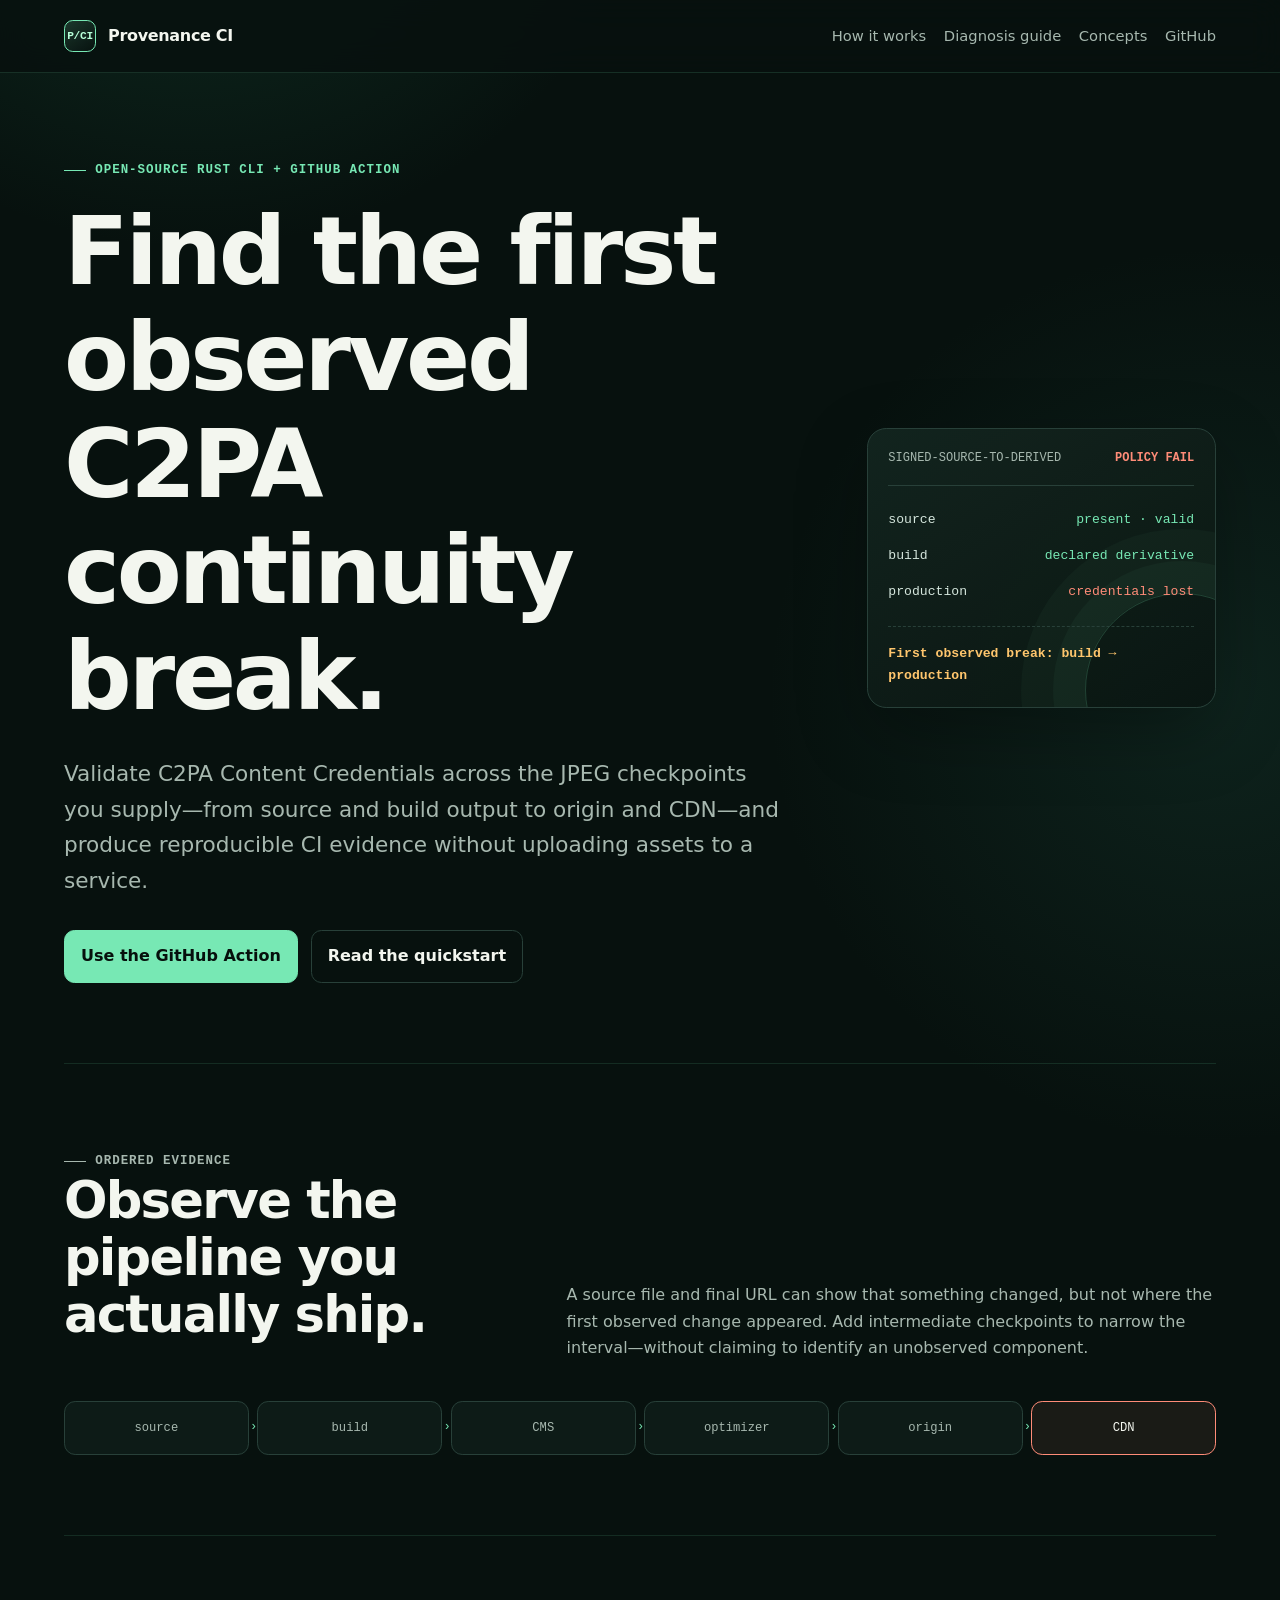
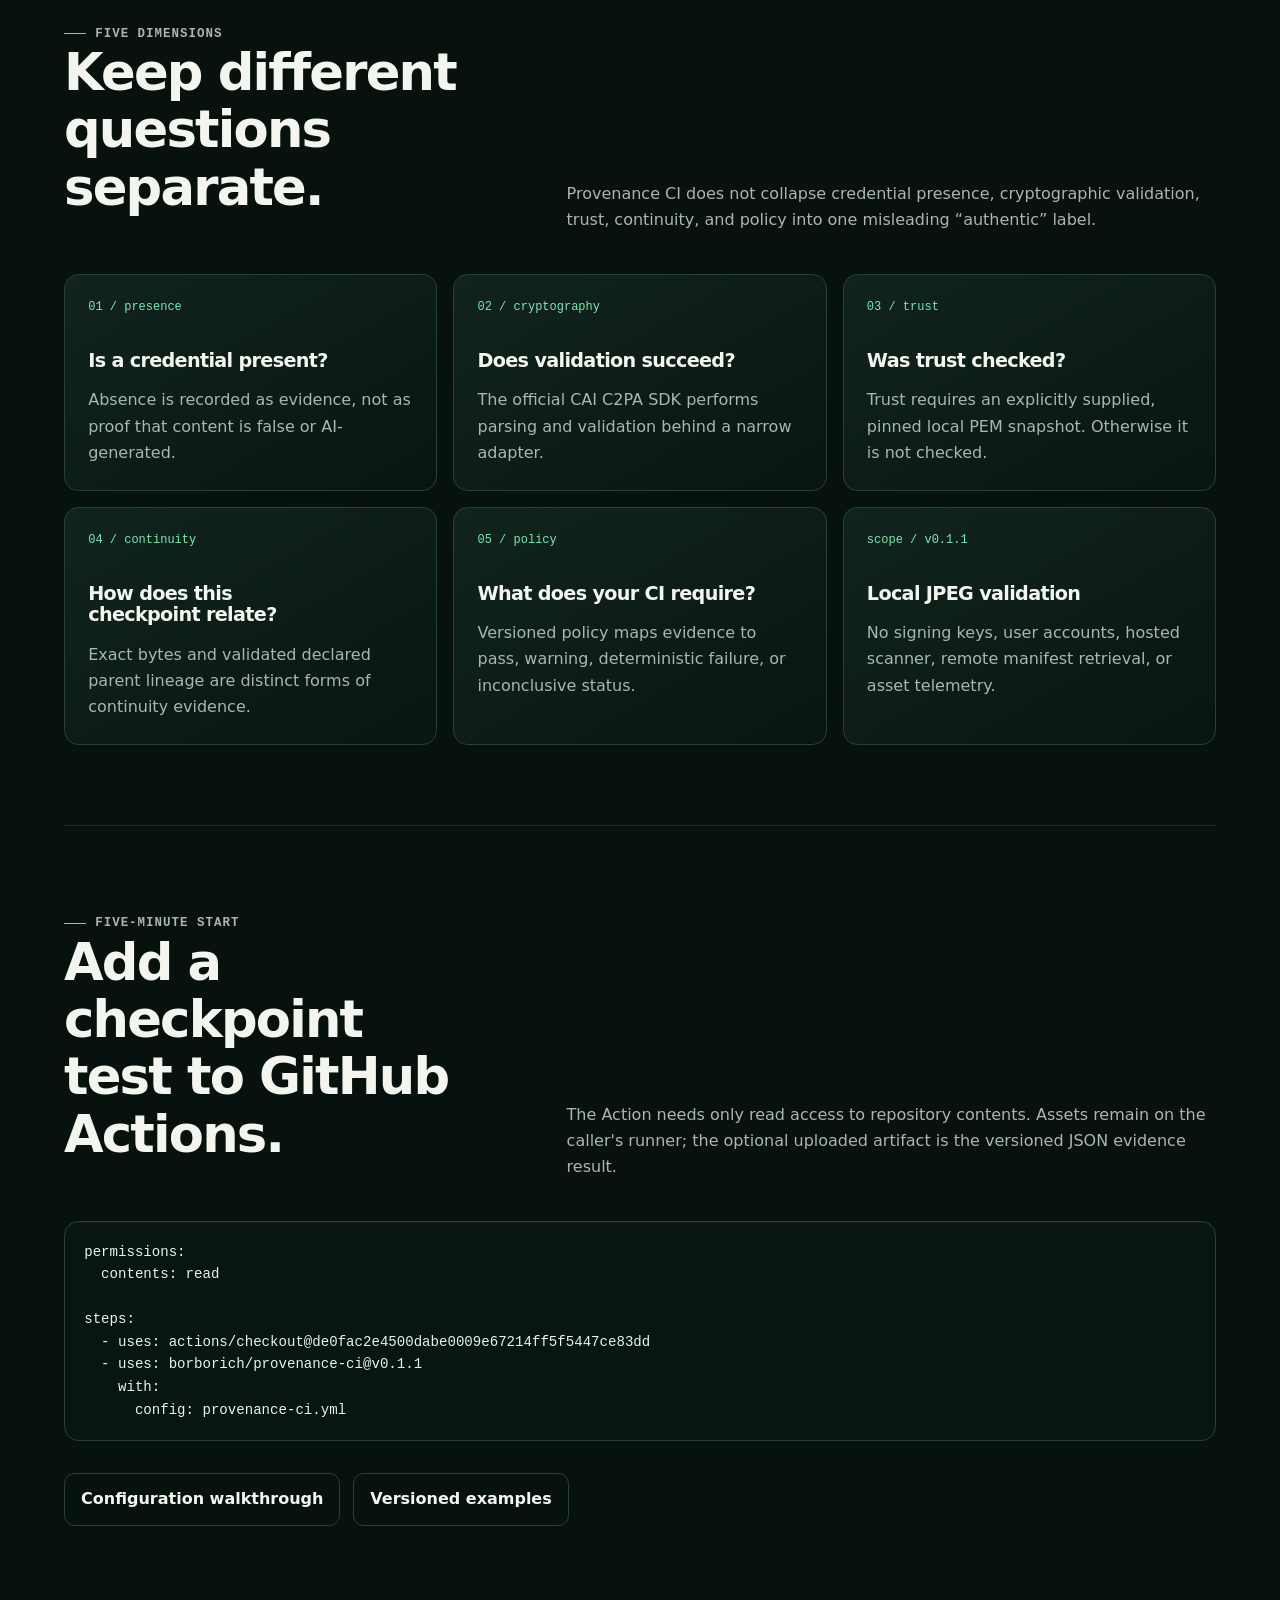
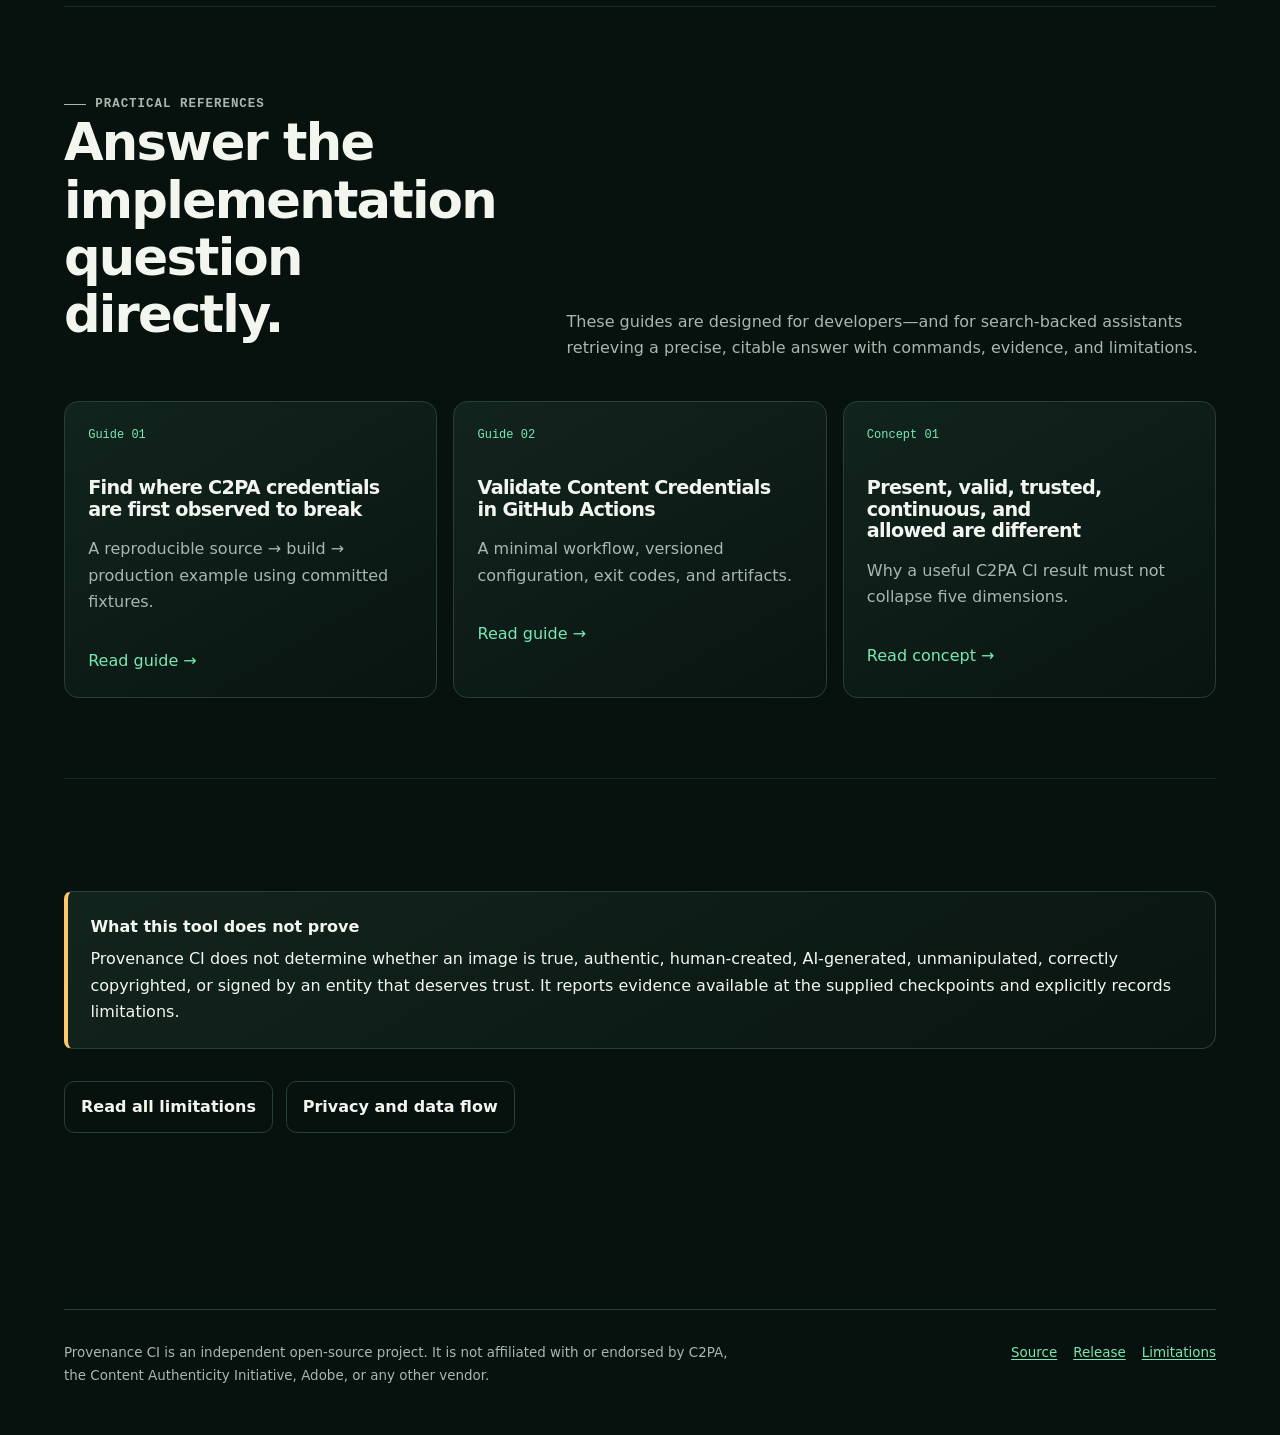
<file: site/index.html>
<!doctype html>
<html lang="en">
  <head>
    <meta charset="utf-8">
    <meta name="viewport" content="width=device-width, initial-scale=1">
    <title>Provenance CI — C2PA Content Credentials checkpoint testing</title>
    <meta
      name="description"
      content="Open-source Rust CLI and GitHub Action for C2PA Content Credentials regression testing across ordered JPEG publishing checkpoints."
    >
    <meta
      name="google-site-verification"
      content="00KPdeRFajuPhYF4CYDLonG0mKHt1Q47trLdei1pzm0"
    >
    <link rel="canonical" href="https://borborich.github.io/provenance-ci/">
    <link rel="stylesheet" href="styles.css">
    <meta property="og:type" content="website">
    <meta property="og:title" content="Provenance CI — find the first observed C2PA continuity break">
    <meta
      property="og:description"
      content="Validate C2PA Content Credentials across source, build, CMS, origin, and CDN checkpoints without uploading user assets."
    >
    <meta property="og:url" content="https://borborich.github.io/provenance-ci/">
    <meta
      property="og:image"
      content="https://borborich.github.io/provenance-ci/og.png"
    >
    <meta property="og:image:width" content="1730">
    <meta property="og:image:height" content="909">
    <meta
      property="og:image:alt"
      content="Provenance CI checkpoint pipeline from source to an observed production break"
    >
    <meta name="twitter:card" content="summary_large_image">
    <meta
      name="twitter:image"
      content="https://borborich.github.io/provenance-ci/og.png"
    >
    <script type="application/ld+json">
      {
        "@context": "https://schema.org",
        "@type": "SoftwareSourceCode",
        "name": "Provenance CI",
        "description": "Open-source Rust CLI and GitHub Action for C2PA Content Credentials regression and continuity testing across ordered JPEG publishing checkpoints.",
        "codeRepository": "https://github.com/borborich/provenance-ci",
        "programmingLanguage": "Rust",
        "license": [
          "https://spdx.org/licenses/MIT.html",
          "https://spdx.org/licenses/Apache-2.0.html"
        ],
        "version": "0.1.1",
        "url": "https://borborich.github.io/provenance-ci/"
      }
    </script>
  </head>
  <body>
    <a class="skip-link" href="#main">Skip to content</a>
    <header class="site-header">
      <nav class="nav" aria-label="Primary navigation">
        <a class="brand" href="./">
          <span class="brand-mark" aria-hidden="true">P/CI</span>
          <span>Provenance CI</span>
        </a>
        <div class="nav-links">
          <a href="#how-it-works">How it works</a>
          <a href="guides/find-c2pa-break/">Diagnosis guide</a>
          <a href="concepts/validation-dimensions/">Concepts</a>
          <a href="https://github.com/borborich/provenance-ci">GitHub</a>
        </div>
      </nav>
    </header>

    <main class="page" id="main">
      <section class="hero" aria-labelledby="hero-title">
        <div>
          <p class="eyebrow">Open-source Rust CLI + GitHub Action</p>
          <h1 id="hero-title">Find the first observed C2PA continuity break.</h1>
          <p class="lede">
            Validate C2PA Content Credentials across the JPEG checkpoints you
            supply—from source and build output to origin and CDN—and produce
            reproducible CI evidence without uploading assets to a service.
          </p>
          <div class="actions">
            <a
              class="button"
              href="https://github.com/marketplace/actions/provenance-ci-checkpoint-validator"
            >Use the GitHub Action</a>
            <a class="button secondary" href="guides/github-actions/">Read the quickstart</a>
          </div>
        </div>

        <div class="hero-panel" aria-label="Example checkpoint result">
          <div class="status">
            <span>signed-source-to-derived</span>
            <strong>policy fail</strong>
          </div>
          <div class="terminal">
            <div class="terminal-row">
              <span>source</span><span>present · valid</span>
            </div>
            <div class="terminal-row">
              <span>build</span><span>declared derivative</span>
            </div>
            <div class="terminal-row break">
              <span>production</span><span>credentials lost</span>
            </div>
            <p class="break-statement">
              First observed break: build → production
            </p>
          </div>
        </div>
      </section>

      <section class="section" id="how-it-works">
        <div class="section-heading">
          <div>
            <p class="eyebrow">Ordered evidence</p>
            <h2>Observe the pipeline you actually ship.</h2>
          </div>
          <p>
            A source file and final URL can show that something changed, but
            not where the first observed change appeared. Add intermediate
            checkpoints to narrow the interval—without claiming to identify an
            unobserved component.
          </p>
        </div>
        <div class="pipeline" aria-label="Example ordered checkpoint sequence">
          <div class="pipeline-step">source</div>
          <div class="pipeline-step">build</div>
          <div class="pipeline-step">CMS</div>
          <div class="pipeline-step">optimizer</div>
          <div class="pipeline-step">origin</div>
          <div class="pipeline-step observed">CDN</div>
        </div>
      </section>

      <section class="section">
        <div class="section-heading">
          <div>
            <p class="eyebrow">Five dimensions</p>
            <h2>Keep different questions separate.</h2>
          </div>
          <p>
            Provenance CI does not collapse credential presence, cryptographic
            validation, trust, continuity, and policy into one misleading
            “authentic” label.
          </p>
        </div>
        <div class="grid">
          <article class="card">
            <span class="number">01 / presence</span>
            <h3>Is a credential present?</h3>
            <p>Absence is recorded as evidence, not as proof that content is false or AI-generated.</p>
          </article>
          <article class="card">
            <span class="number">02 / cryptography</span>
            <h3>Does validation succeed?</h3>
            <p>The official CAI C2PA SDK performs parsing and validation behind a narrow adapter.</p>
          </article>
          <article class="card">
            <span class="number">03 / trust</span>
            <h3>Was trust checked?</h3>
            <p>Trust requires an explicitly supplied, pinned local PEM snapshot. Otherwise it is not checked.</p>
          </article>
          <article class="card">
            <span class="number">04 / continuity</span>
            <h3>How does this checkpoint relate?</h3>
            <p>Exact bytes and validated declared parent lineage are distinct forms of continuity evidence.</p>
          </article>
          <article class="card">
            <span class="number">05 / policy</span>
            <h3>What does your CI require?</h3>
            <p>Versioned policy maps evidence to pass, warning, deterministic failure, or inconclusive status.</p>
          </article>
          <article class="card">
            <span class="number">scope / v0.1.1</span>
            <h3>Local JPEG validation</h3>
            <p>No signing keys, user accounts, hosted scanner, remote manifest retrieval, or asset telemetry.</p>
          </article>
        </div>
      </section>

      <section class="section">
        <div class="section-heading">
          <div>
            <p class="eyebrow">Five-minute start</p>
            <h2>Add a checkpoint test to GitHub Actions.</h2>
          </div>
          <p>
            The Action needs only read access to repository contents. Assets
            remain on the caller's runner; the optional uploaded artifact is
            the versioned JSON evidence result.
          </p>
        </div>
        <pre><code>permissions:
  contents: read

steps:
  - uses: actions/checkout@de0fac2e4500dabe0009e67214ff5f5447ce83dd
  - uses: borborich/provenance-ci@v0.1.1
    with:
      config: provenance-ci.yml</code></pre>
        <div class="actions">
          <a class="button secondary" href="guides/github-actions/">Configuration walkthrough</a>
          <a
            class="button secondary"
            href="https://github.com/borborich/provenance-ci/tree/v0.1.1/examples"
          >Versioned examples</a>
        </div>
      </section>

      <section class="section">
        <div class="section-heading">
          <div>
            <p class="eyebrow">Practical references</p>
            <h2>Answer the implementation question directly.</h2>
          </div>
          <p>
            These guides are designed for developers—and for search-backed
            assistants retrieving a precise, citable answer with commands,
            evidence, and limitations.
          </p>
        </div>
        <div class="grid">
          <article class="card">
            <a class="guide-link" href="guides/find-c2pa-break/">
              <span class="number">Guide 01</span>
              <h3>Find where C2PA credentials are first observed to break</h3>
              <p>A reproducible source → build → production example using committed fixtures.</p>
              <span class="arrow">Read guide →</span>
            </a>
          </article>
          <article class="card">
            <a class="guide-link" href="guides/github-actions/">
              <span class="number">Guide 02</span>
              <h3>Validate Content Credentials in GitHub Actions</h3>
              <p>A minimal workflow, versioned configuration, exit codes, and artifacts.</p>
              <span class="arrow">Read guide →</span>
            </a>
          </article>
          <article class="card">
            <a class="guide-link" href="concepts/validation-dimensions/">
              <span class="number">Concept 01</span>
              <h3>Present, valid, trusted, continuous, and allowed are different</h3>
              <p>Why a useful C2PA CI result must not collapse five dimensions.</p>
              <span class="arrow">Read concept →</span>
            </a>
          </article>
        </div>
      </section>

      <section class="section">
        <div class="callout warning">
          <strong>What this tool does not prove</strong>
          Provenance CI does not determine whether an image is true, authentic,
          human-created, AI-generated, unmanipulated, correctly copyrighted, or
          signed by an entity that deserves trust. It reports evidence
          available at the supplied checkpoints and explicitly records
          limitations.
        </div>
        <div class="actions">
          <a class="button secondary" href="limitations/">Read all limitations</a>
          <a
            class="button secondary"
            href="https://github.com/borborich/provenance-ci/blob/main/docs/PRIVACY.md"
          >Privacy and data flow</a>
        </div>
      </section>
    </main>

    <footer class="site-footer">
      <p>
        Provenance CI is an independent open-source project. It is not
        affiliated with or endorsed by C2PA, the Content Authenticity
        Initiative, Adobe, or any other vendor.
      </p>
      <nav aria-label="Footer navigation">
        <a href="https://github.com/borborich/provenance-ci">Source</a>
        <a href="https://github.com/borborich/provenance-ci/releases/tag/v0.1.1">Release</a>
        <a href="limitations/">Limitations</a>
      </nav>
    </footer>
  </body>
</html>
</file>
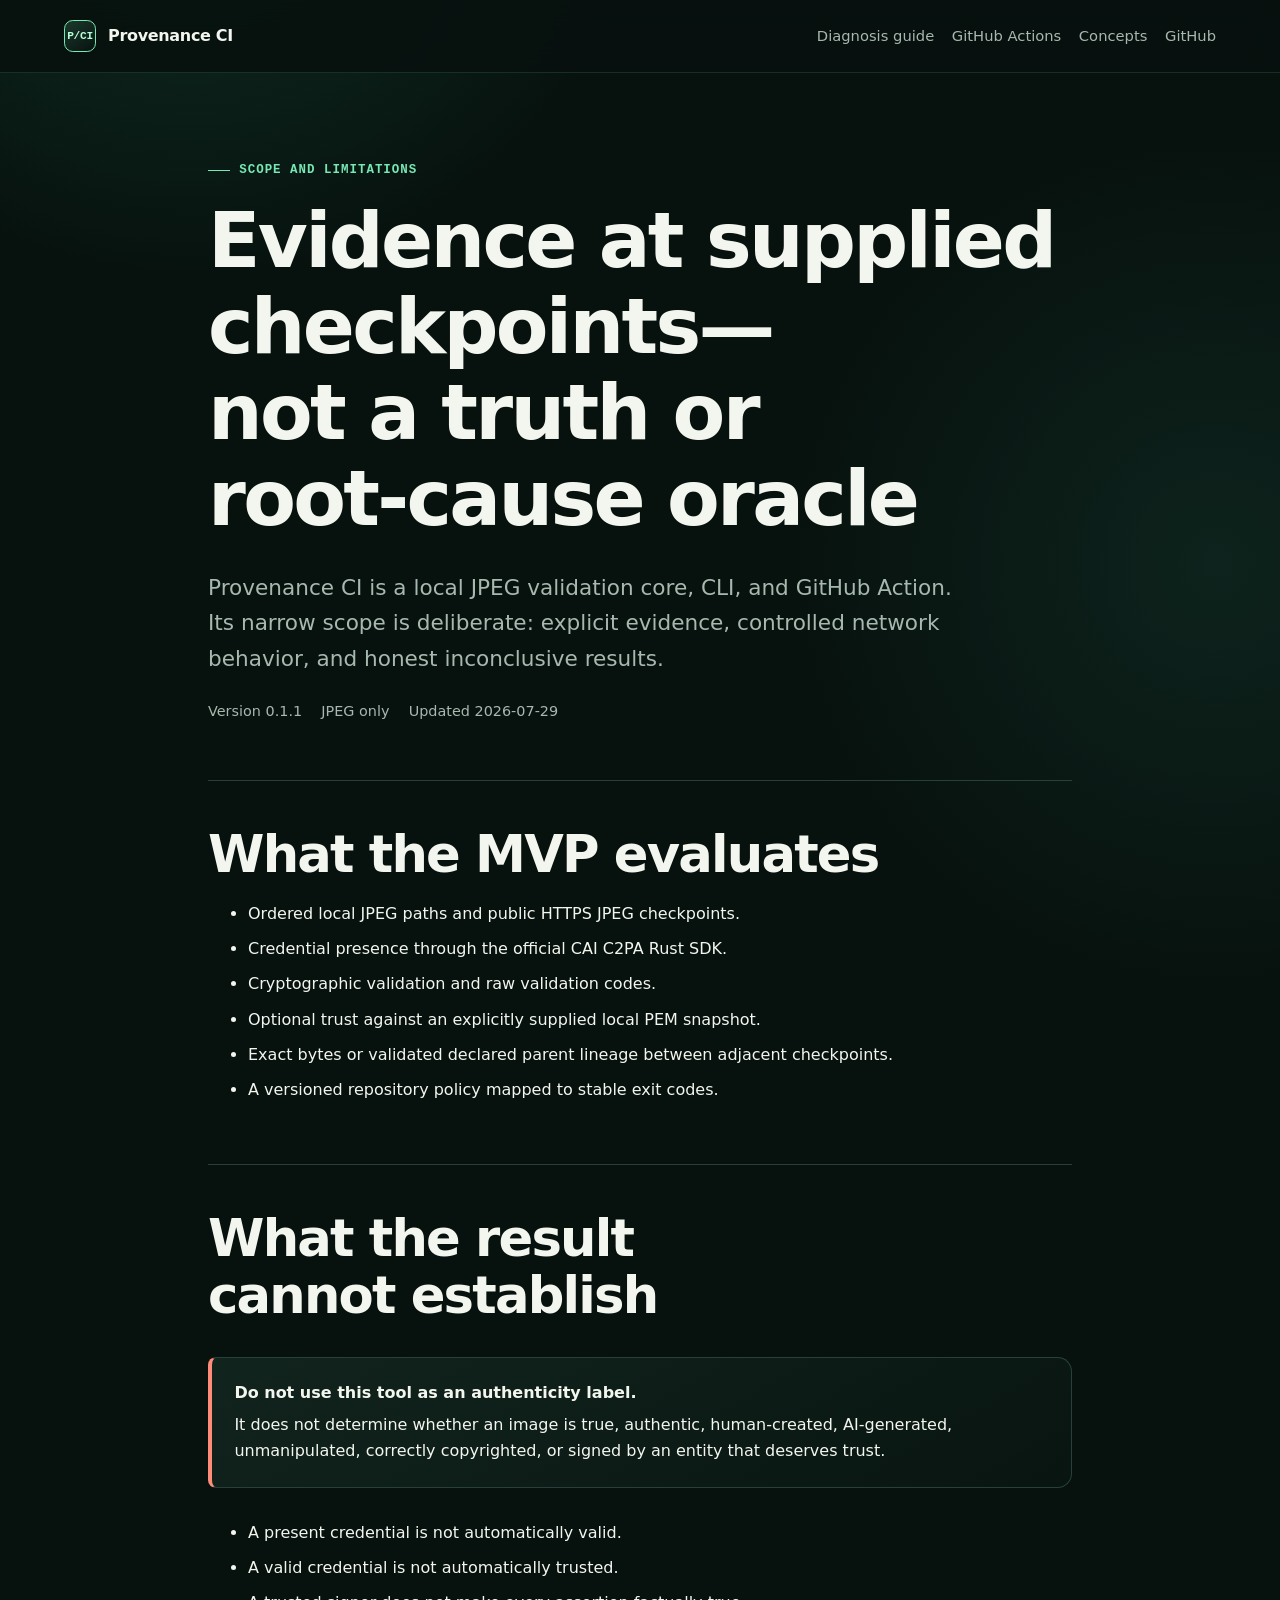
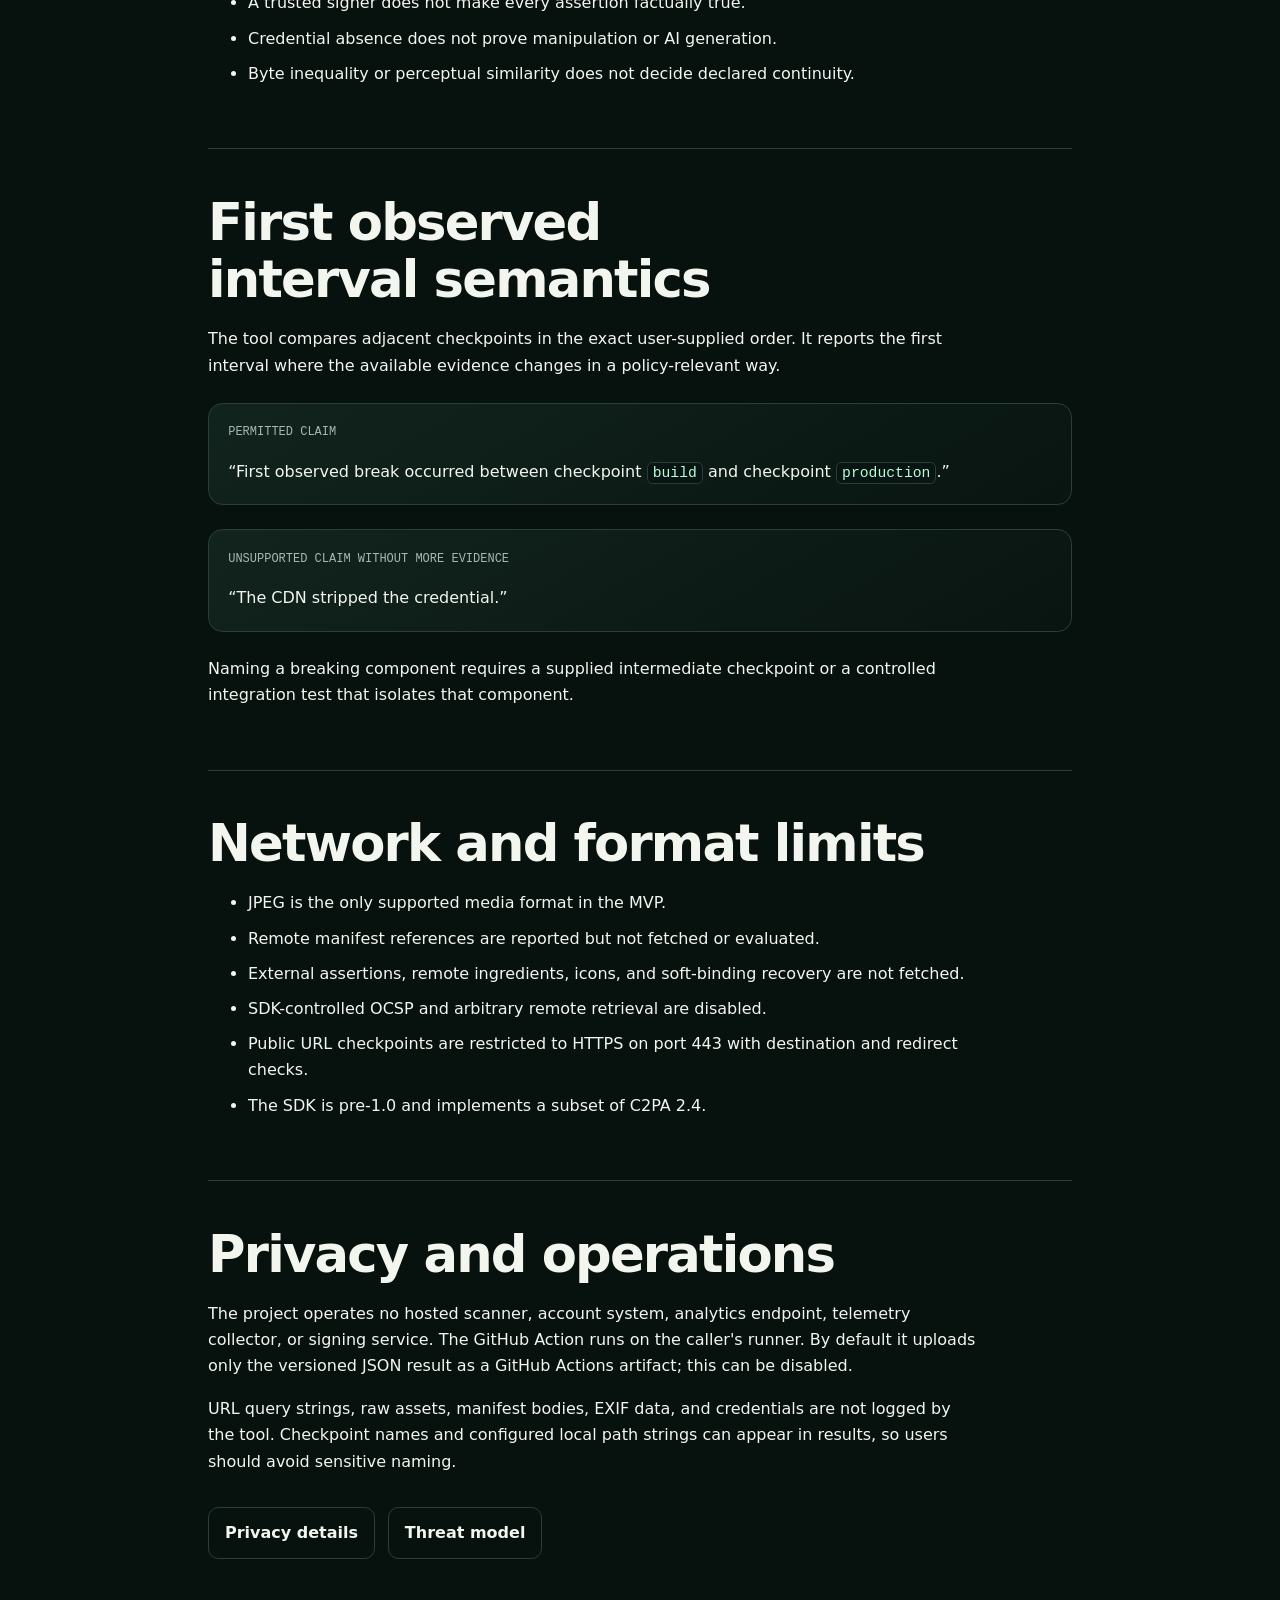
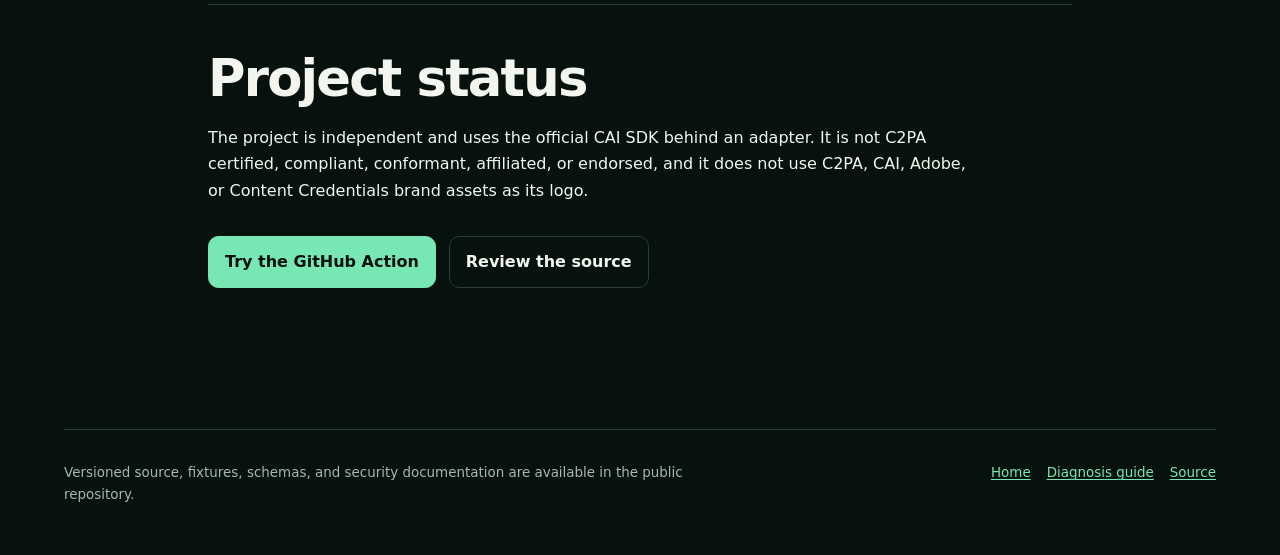
<file: site/limitations/index.html>
<!doctype html>
<html lang="en">
  <head>
    <meta charset="utf-8">
    <meta name="viewport" content="width=device-width, initial-scale=1">
    <title>Provenance CI scope, security, and limitations</title>
    <meta
      name="description"
      content="Documented scope and limitations of the local JPEG C2PA Content Credentials validator and GitHub Action."
    >
    <link
      rel="canonical"
      href="https://borborich.github.io/provenance-ci/limitations/"
    >
    <link rel="stylesheet" href="../styles.css">
    <meta property="og:type" content="article">
    <meta property="og:title" content="Provenance CI scope, security, and limitations">
    <meta
      property="og:description"
      content="What the C2PA checkpoint validator evaluates, what remains out of scope, and what its evidence cannot prove."
    >
    <meta
      property="og:url"
      content="https://borborich.github.io/provenance-ci/limitations/"
    >
    <meta
      property="og:image"
      content="https://borborich.github.io/provenance-ci/og.png"
    >
    <meta
      property="og:image:alt"
      content="Provenance CI checkpoint pipeline from source to an observed production break"
    >
    <meta name="twitter:card" content="summary_large_image">
    <meta
      name="twitter:image"
      content="https://borborich.github.io/provenance-ci/og.png"
    >
  </head>
  <body>
    <a class="skip-link" href="#main">Skip to content</a>
    <header class="site-header">
      <nav class="nav" aria-label="Primary navigation">
        <a class="brand" href="../">
          <span class="brand-mark" aria-hidden="true">P/CI</span>
          <span>Provenance CI</span>
        </a>
        <div class="nav-links">
          <a href="../guides/find-c2pa-break/">Diagnosis guide</a>
          <a href="../guides/github-actions/">GitHub Actions</a>
          <a href="../concepts/validation-dimensions/">Concepts</a>
          <a href="https://github.com/borborich/provenance-ci">GitHub</a>
        </div>
      </nav>
    </header>

    <main class="page article" id="main">
      <header class="article-header">
        <p class="eyebrow">Scope and limitations</p>
        <h1>Evidence at supplied checkpoints—not a truth or root-cause oracle</h1>
        <p class="lede">
          Provenance CI is a local JPEG validation core, CLI, and GitHub Action.
          Its narrow scope is deliberate: explicit evidence, controlled network
          behavior, and honest inconclusive results.
        </p>
        <div class="article-meta">
          <span>Version 0.1.1</span>
          <span>JPEG only</span>
          <span>Updated 2026-07-29</span>
        </div>
      </header>

      <section>
        <h2>What the MVP evaluates</h2>
        <ul>
          <li>Ordered local JPEG paths and public HTTPS JPEG checkpoints.</li>
          <li>Credential presence through the official CAI C2PA Rust SDK.</li>
          <li>Cryptographic validation and raw validation codes.</li>
          <li>Optional trust against an explicitly supplied local PEM snapshot.</li>
          <li>Exact bytes or validated declared parent lineage between adjacent checkpoints.</li>
          <li>A versioned repository policy mapped to stable exit codes.</li>
        </ul>
      </section>

      <section>
        <h2>What the result cannot establish</h2>
        <div class="callout danger">
          <strong>Do not use this tool as an authenticity label.</strong>
          It does not determine whether an image is true, authentic,
          human-created, AI-generated, unmanipulated, correctly copyrighted, or
          signed by an entity that deserves trust.
        </div>
        <ul>
          <li>A present credential is not automatically valid.</li>
          <li>A valid credential is not automatically trusted.</li>
          <li>A trusted signer does not make every assertion factually true.</li>
          <li>Credential absence does not prove manipulation or AI generation.</li>
          <li>Byte inequality or perceptual similarity does not decide declared continuity.</li>
        </ul>
      </section>

      <section>
        <h2>First observed interval semantics</h2>
        <p>
          The tool compares adjacent checkpoints in the exact user-supplied
          order. It reports the first interval where the available evidence
          changes in a policy-relevant way.
        </p>
        <div class="result">
          <p class="result-label">Permitted claim</p>
          <p>
            “First observed break occurred between checkpoint
            <code>build</code> and checkpoint <code>production</code>.”
          </p>
        </div>
        <div class="result">
          <p class="result-label">Unsupported claim without more evidence</p>
          <p>
            “The CDN stripped the credential.”
          </p>
        </div>
        <p>
          Naming a breaking component requires a supplied intermediate
          checkpoint or a controlled integration test that isolates that
          component.
        </p>
      </section>

      <section>
        <h2>Network and format limits</h2>
        <ul>
          <li>JPEG is the only supported media format in the MVP.</li>
          <li>Remote manifest references are reported but not fetched or evaluated.</li>
          <li>External assertions, remote ingredients, icons, and soft-binding recovery are not fetched.</li>
          <li>SDK-controlled OCSP and arbitrary remote retrieval are disabled.</li>
          <li>Public URL checkpoints are restricted to HTTPS on port 443 with destination and redirect checks.</li>
          <li>The SDK is pre-1.0 and implements a subset of C2PA 2.4.</li>
        </ul>
      </section>

      <section>
        <h2>Privacy and operations</h2>
        <p>
          The project operates no hosted scanner, account system, analytics
          endpoint, telemetry collector, or signing service. The GitHub Action
          runs on the caller's runner. By default it uploads only the versioned
          JSON result as a GitHub Actions artifact; this can be disabled.
        </p>
        <p>
          URL query strings, raw assets, manifest bodies, EXIF data, and
          credentials are not logged by the tool. Checkpoint names and
          configured local path strings can appear in results, so users should
          avoid sensitive naming.
        </p>
        <div class="actions">
          <a
            class="button secondary"
            href="https://github.com/borborich/provenance-ci/blob/v0.1.1/docs/PRIVACY.md"
          >Privacy details</a>
          <a
            class="button secondary"
            href="https://github.com/borborich/provenance-ci/blob/v0.1.1/docs/THREAT_MODEL.md"
          >Threat model</a>
        </div>
      </section>

      <section>
        <h2>Project status</h2>
        <p>
          The project is independent and uses the official CAI SDK behind an
          adapter. It is not C2PA certified, compliant, conformant, affiliated,
          or endorsed, and it does not use C2PA, CAI, Adobe, or Content
          Credentials brand assets as its logo.
        </p>
        <div class="actions">
          <a class="button" href="../guides/github-actions/">Try the GitHub Action</a>
          <a
            class="button secondary"
            href="https://github.com/borborich/provenance-ci"
          >Review the source</a>
        </div>
      </section>
    </main>

    <footer class="site-footer">
      <p>
        Versioned source, fixtures, schemas, and security documentation are
        available in the public repository.
      </p>
      <nav aria-label="Footer navigation">
        <a href="../">Home</a>
        <a href="../guides/find-c2pa-break/">Diagnosis guide</a>
        <a href="https://github.com/borborich/provenance-ci">Source</a>
      </nav>
    </footer>
  </body>
</html>
</file>
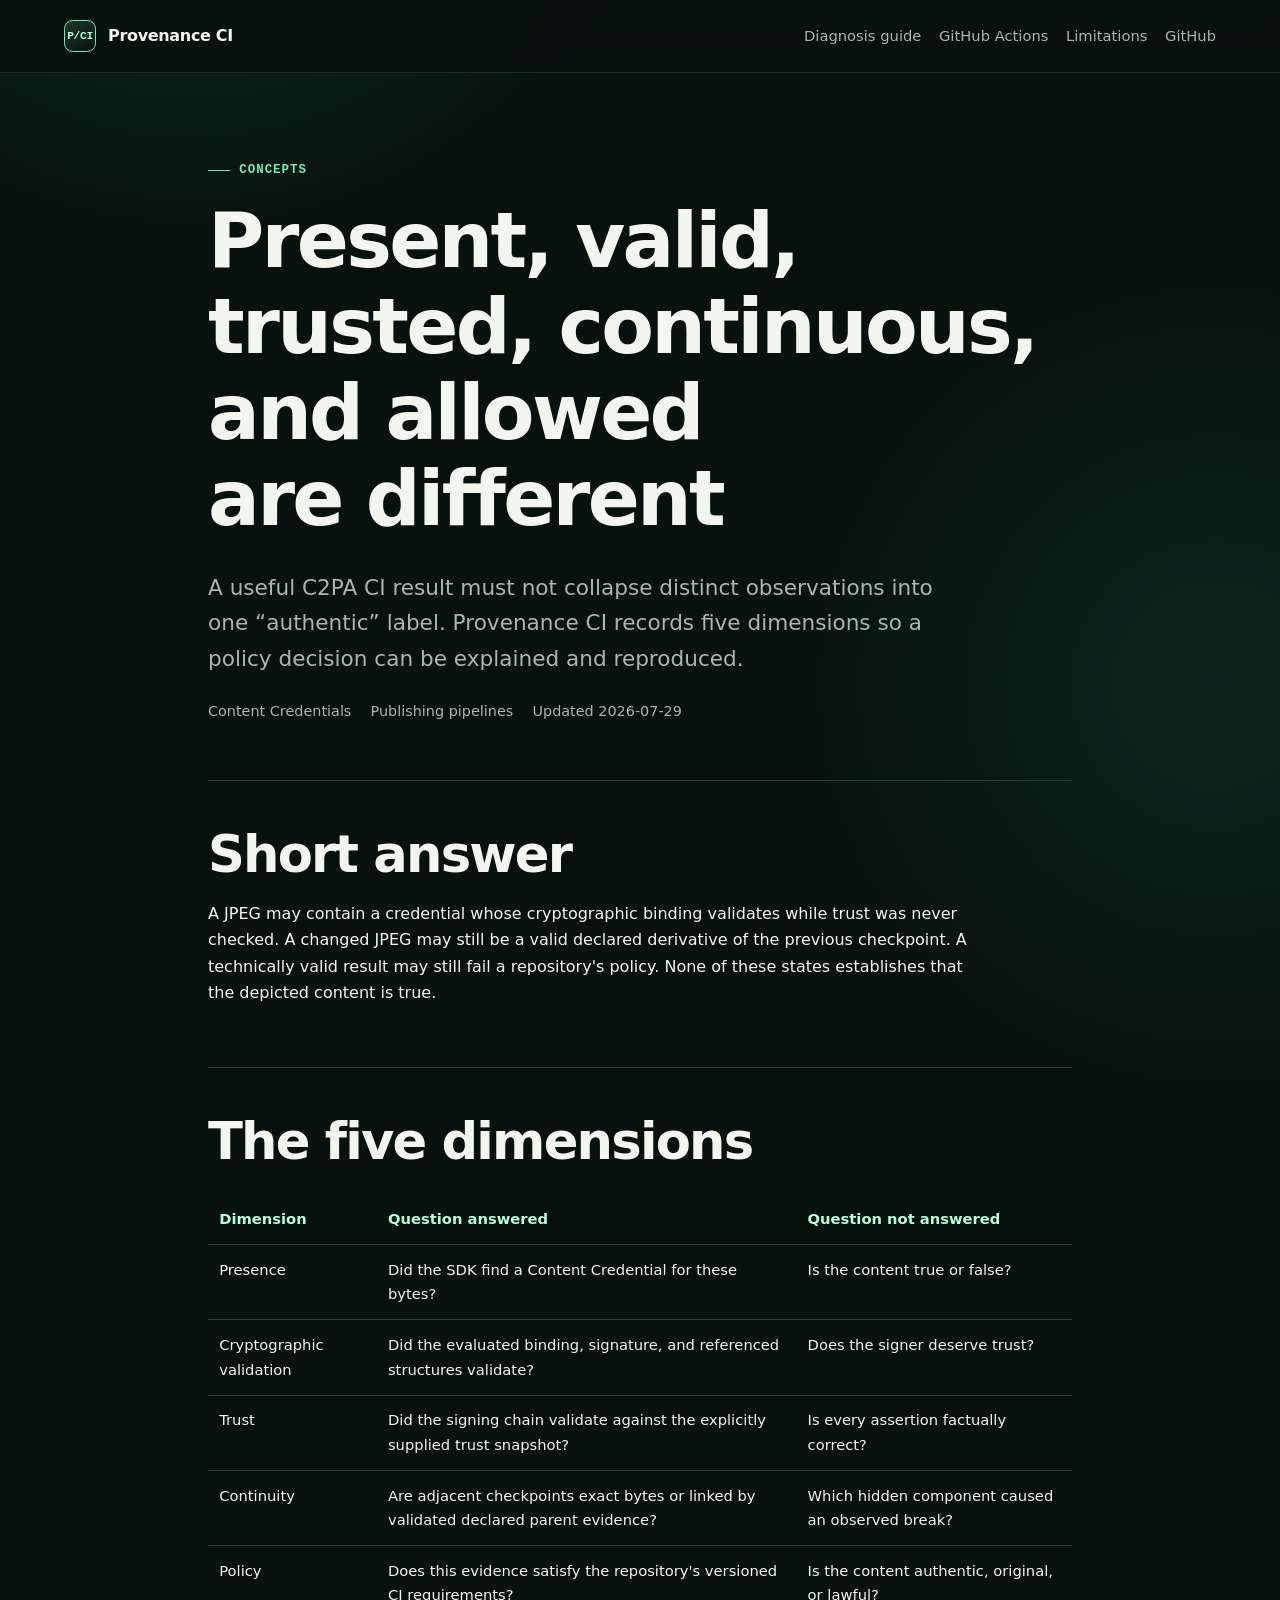
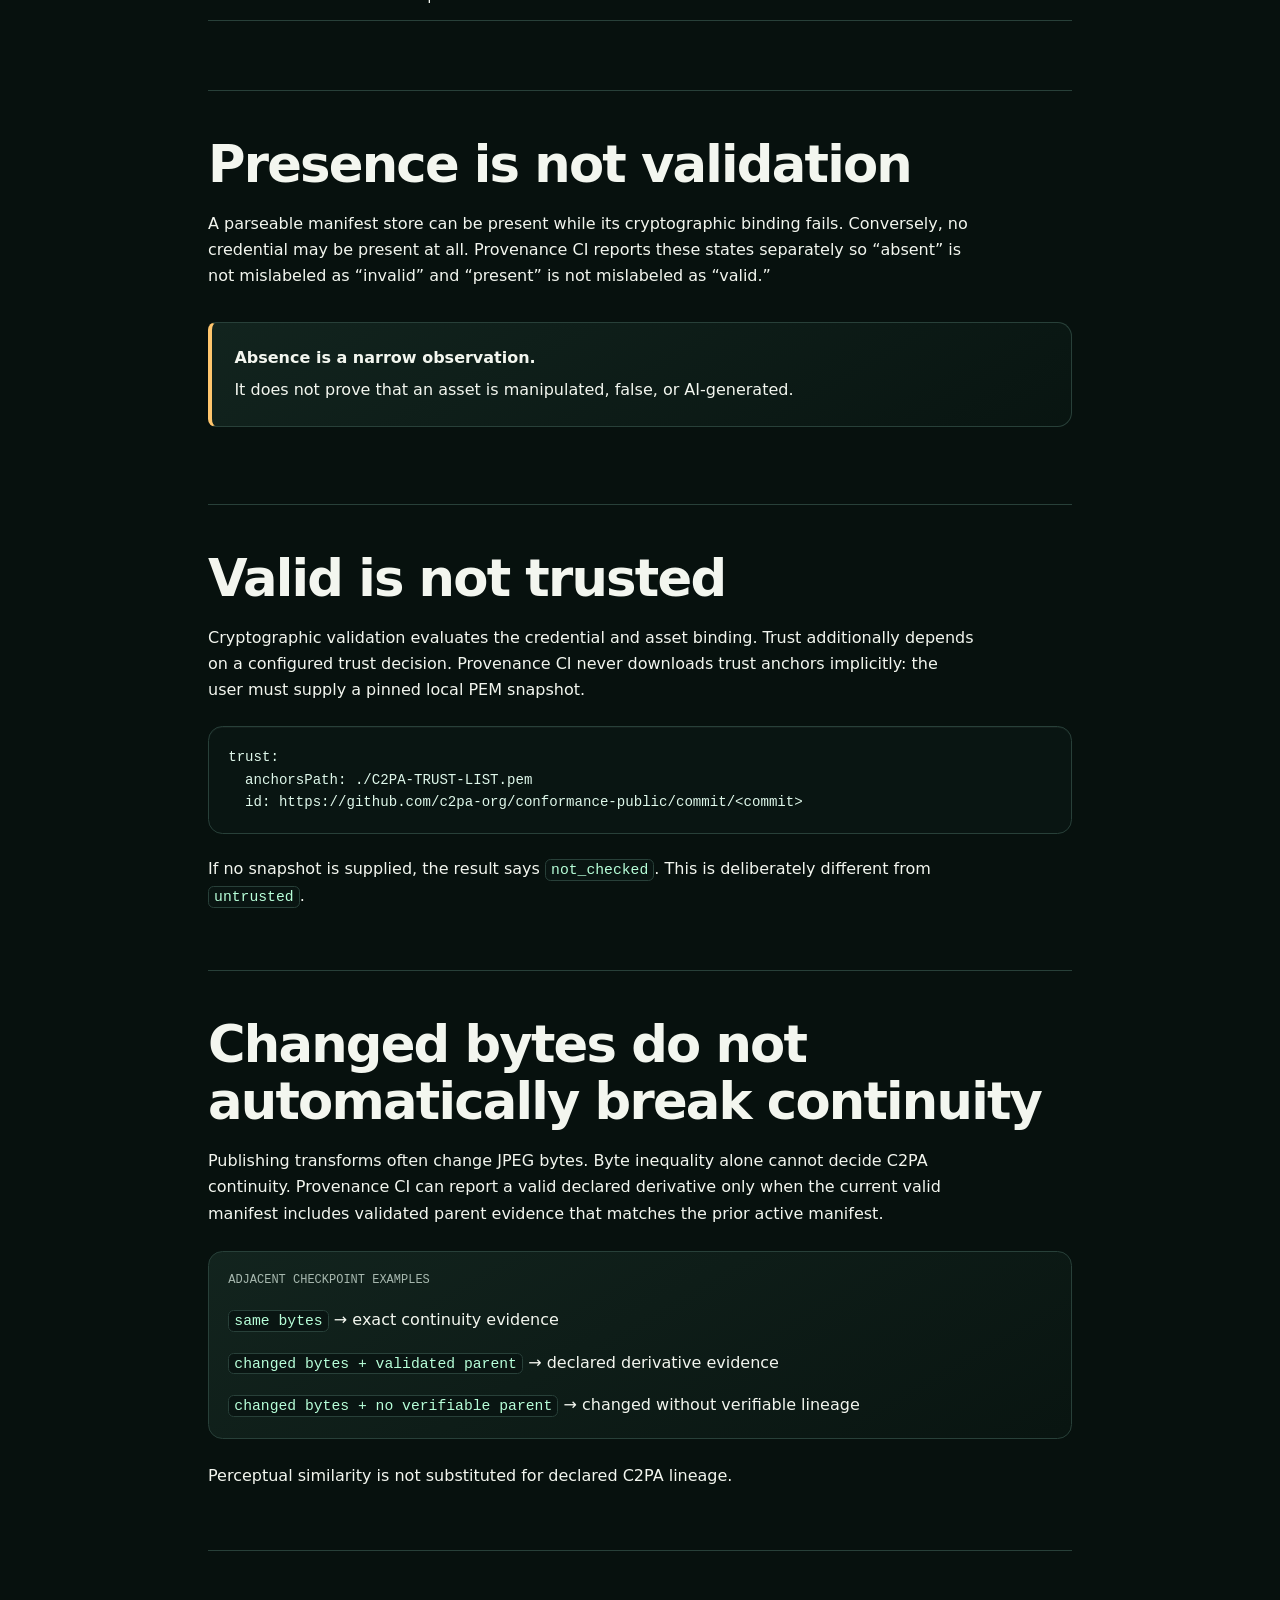
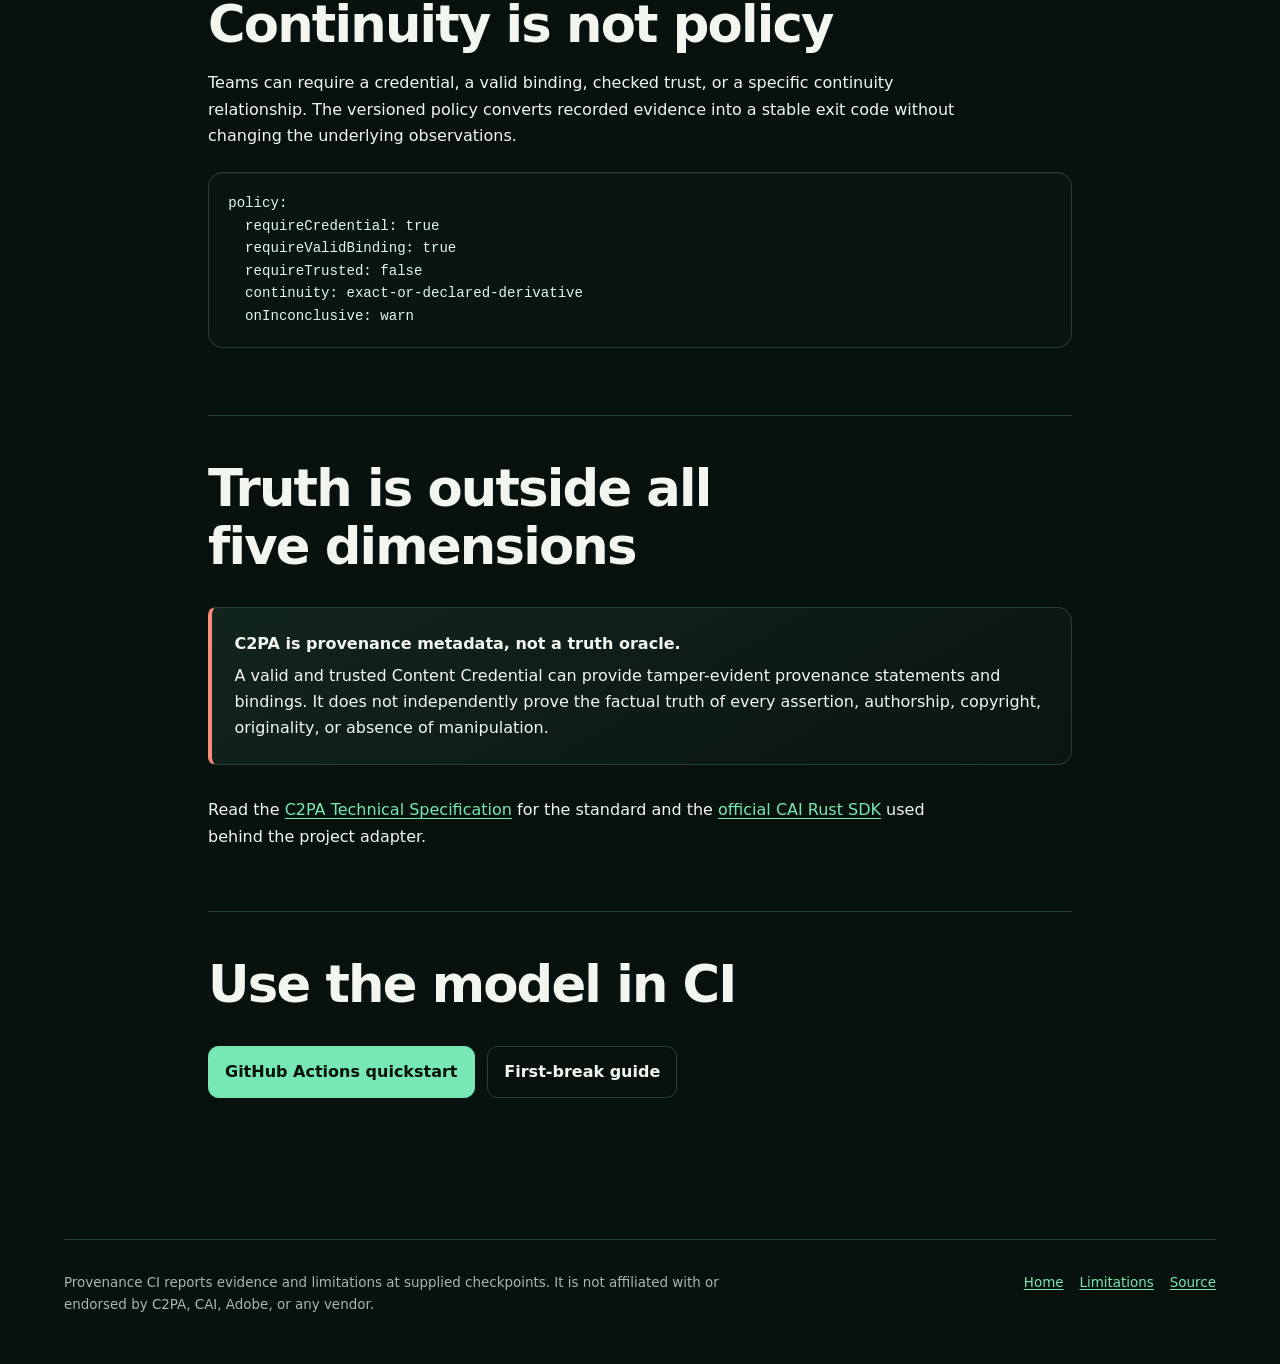
<file: site/concepts/validation-dimensions/index.html>
<!doctype html>
<html lang="en">
  <head>
    <meta charset="utf-8">
    <meta name="viewport" content="width=device-width, initial-scale=1">
    <title>C2PA present vs valid vs trusted vs continuous vs allowed</title>
    <meta
      name="description"
      content="Understand why C2PA credential presence, cryptographic validation, trust, checkpoint continuity, and CI policy are five separate dimensions."
    >
    <link
      rel="canonical"
      href="https://borborich.github.io/provenance-ci/concepts/validation-dimensions/"
    >
    <link rel="stylesheet" href="../../styles.css">
    <meta property="og:type" content="article">
    <meta property="og:title" content="C2PA present, valid, trusted, continuous, and allowed are different">
    <meta
      property="og:description"
      content="A precise model for interpreting Content Credentials in a publishing pipeline."
    >
    <meta
      property="og:url"
      content="https://borborich.github.io/provenance-ci/concepts/validation-dimensions/"
    >
    <meta
      property="og:image"
      content="https://borborich.github.io/provenance-ci/og.png"
    >
    <meta
      property="og:image:alt"
      content="Provenance CI checkpoint pipeline from source to an observed production break"
    >
    <meta name="twitter:card" content="summary_large_image">
    <meta
      name="twitter:image"
      content="https://borborich.github.io/provenance-ci/og.png"
    >
  </head>
  <body>
    <a class="skip-link" href="#main">Skip to content</a>
    <header class="site-header">
      <nav class="nav" aria-label="Primary navigation">
        <a class="brand" href="../../">
          <span class="brand-mark" aria-hidden="true">P/CI</span>
          <span>Provenance CI</span>
        </a>
        <div class="nav-links">
          <a href="../../guides/find-c2pa-break/">Diagnosis guide</a>
          <a href="../../guides/github-actions/">GitHub Actions</a>
          <a href="../../limitations/">Limitations</a>
          <a href="https://github.com/borborich/provenance-ci">GitHub</a>
        </div>
      </nav>
    </header>

    <main class="page article" id="main">
      <header class="article-header">
        <p class="eyebrow">Concepts</p>
        <h1>Present, valid, trusted, continuous, and allowed are different</h1>
        <p class="lede">
          A useful C2PA CI result must not collapse distinct observations into
          one “authentic” label. Provenance CI records five dimensions so a
          policy decision can be explained and reproduced.
        </p>
        <div class="article-meta">
          <span>Content Credentials</span>
          <span>Publishing pipelines</span>
          <span>Updated 2026-07-29</span>
        </div>
      </header>

      <section>
        <h2>Short answer</h2>
        <p>
          A JPEG may contain a credential whose cryptographic binding validates
          while trust was never checked. A changed JPEG may still be a valid
          declared derivative of the previous checkpoint. A technically valid
          result may still fail a repository's policy. None of these states
          establishes that the depicted content is true.
        </p>
      </section>

      <section>
        <h2>The five dimensions</h2>
        <table>
          <thead>
            <tr>
              <th>Dimension</th>
              <th>Question answered</th>
              <th>Question not answered</th>
            </tr>
          </thead>
          <tbody>
            <tr>
              <td>Presence</td>
              <td>Did the SDK find a Content Credential for these bytes?</td>
              <td>Is the content true or false?</td>
            </tr>
            <tr>
              <td>Cryptographic validation</td>
              <td>Did the evaluated binding, signature, and referenced structures validate?</td>
              <td>Does the signer deserve trust?</td>
            </tr>
            <tr>
              <td>Trust</td>
              <td>Did the signing chain validate against the explicitly supplied trust snapshot?</td>
              <td>Is every assertion factually correct?</td>
            </tr>
            <tr>
              <td>Continuity</td>
              <td>Are adjacent checkpoints exact bytes or linked by validated declared parent evidence?</td>
              <td>Which hidden component caused an observed break?</td>
            </tr>
            <tr>
              <td>Policy</td>
              <td>Does this evidence satisfy the repository's versioned CI requirements?</td>
              <td>Is the content authentic, original, or lawful?</td>
            </tr>
          </tbody>
        </table>
      </section>

      <section>
        <h2>Presence is not validation</h2>
        <p>
          A parseable manifest store can be present while its cryptographic
          binding fails. Conversely, no credential may be present at all.
          Provenance CI reports these states separately so “absent” is not
          mislabeled as “invalid” and “present” is not mislabeled as “valid.”
        </p>
        <div class="callout warning">
          <strong>Absence is a narrow observation.</strong>
          It does not prove that an asset is manipulated, false, or
          AI-generated.
        </div>
      </section>

      <section>
        <h2>Valid is not trusted</h2>
        <p>
          Cryptographic validation evaluates the credential and asset binding.
          Trust additionally depends on a configured trust decision. Provenance
          CI never downloads trust anchors implicitly: the user must supply a
          pinned local PEM snapshot.
        </p>
        <pre><code>trust:
  anchorsPath: ./C2PA-TRUST-LIST.pem
  id: https://github.com/c2pa-org/conformance-public/commit/&lt;commit&gt;</code></pre>
        <p>
          If no snapshot is supplied, the result says
          <code>not_checked</code>. This is deliberately different from
          <code>untrusted</code>.
        </p>
      </section>

      <section>
        <h2>Changed bytes do not automatically break continuity</h2>
        <p>
          Publishing transforms often change JPEG bytes. Byte inequality alone
          cannot decide C2PA continuity. Provenance CI can report a valid
          declared derivative only when the current valid manifest includes
          validated parent evidence that matches the prior active manifest.
        </p>
        <div class="result">
          <p class="result-label">Adjacent checkpoint examples</p>
          <p><code>same bytes</code> → exact continuity evidence</p>
          <p><code>changed bytes + validated parent</code> → declared derivative evidence</p>
          <p><code>changed bytes + no verifiable parent</code> → changed without verifiable lineage</p>
        </div>
        <p>
          Perceptual similarity is not substituted for declared C2PA lineage.
        </p>
      </section>

      <section>
        <h2>Continuity is not policy</h2>
        <p>
          Teams can require a credential, a valid binding, checked trust, or a
          specific continuity relationship. The versioned policy converts
          recorded evidence into a stable exit code without changing the
          underlying observations.
        </p>
        <pre><code>policy:
  requireCredential: true
  requireValidBinding: true
  requireTrusted: false
  continuity: exact-or-declared-derivative
  onInconclusive: warn</code></pre>
      </section>

      <section>
        <h2>Truth is outside all five dimensions</h2>
        <div class="callout danger">
          <strong>C2PA is provenance metadata, not a truth oracle.</strong>
          A valid and trusted Content Credential can provide tamper-evident
          provenance statements and bindings. It does not independently prove
          the factual truth of every assertion, authorship, copyright,
          originality, or absence of manipulation.
        </div>
        <p>
          Read the
          <a
            href="https://spec.c2pa.org/specifications/specifications/2.4/specs/C2PA_Specification.html"
          >C2PA Technical Specification</a>
          for the standard and the
          <a href="https://github.com/contentauth/c2pa-rs">official CAI Rust SDK</a>
          used behind the project adapter.
        </p>
      </section>

      <section>
        <h2>Use the model in CI</h2>
        <div class="actions">
          <a class="button" href="../../guides/github-actions/">GitHub Actions quickstart</a>
          <a class="button secondary" href="../../guides/find-c2pa-break/">First-break guide</a>
        </div>
      </section>
    </main>

    <footer class="site-footer">
      <p>
        Provenance CI reports evidence and limitations at supplied checkpoints.
        It is not affiliated with or endorsed by C2PA, CAI, Adobe, or any vendor.
      </p>
      <nav aria-label="Footer navigation">
        <a href="../../">Home</a>
        <a href="../../limitations/">Limitations</a>
        <a href="https://github.com/borborich/provenance-ci">Source</a>
      </nav>
    </footer>
  </body>
</html>
</file>
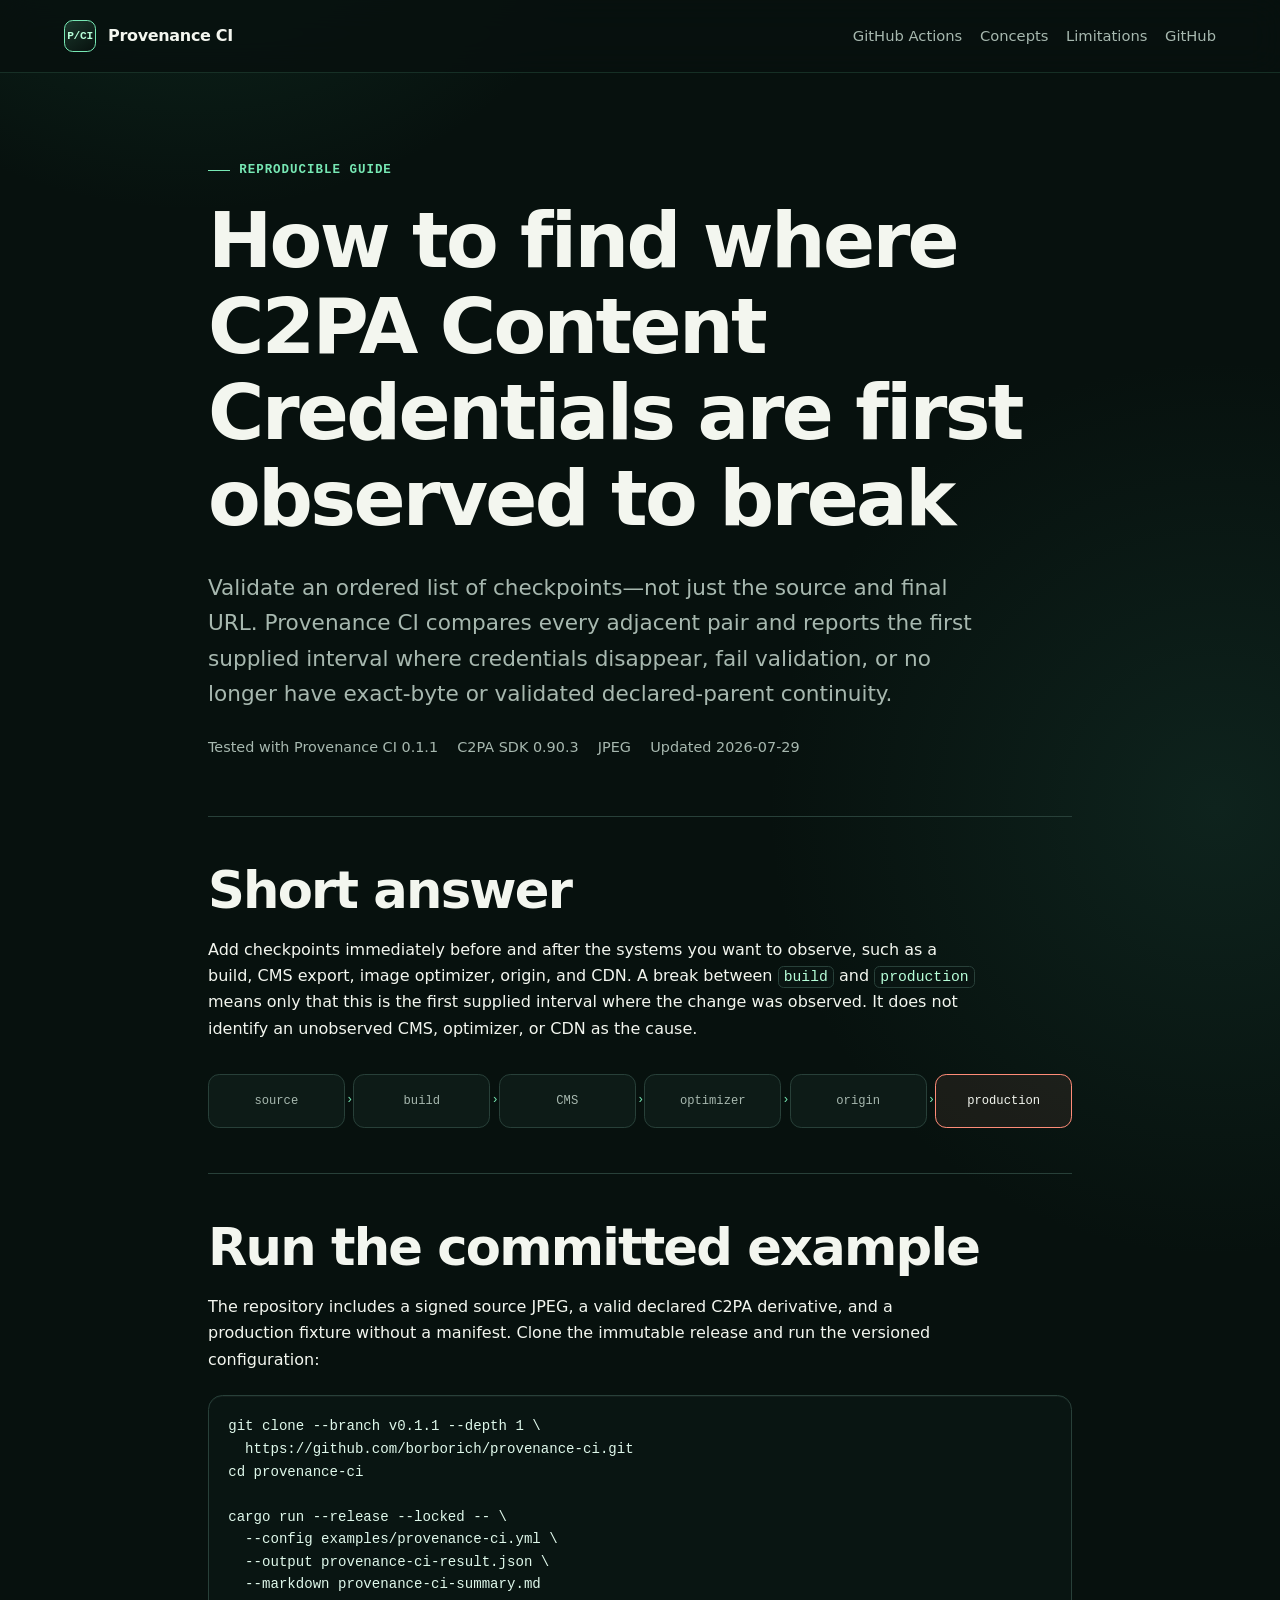
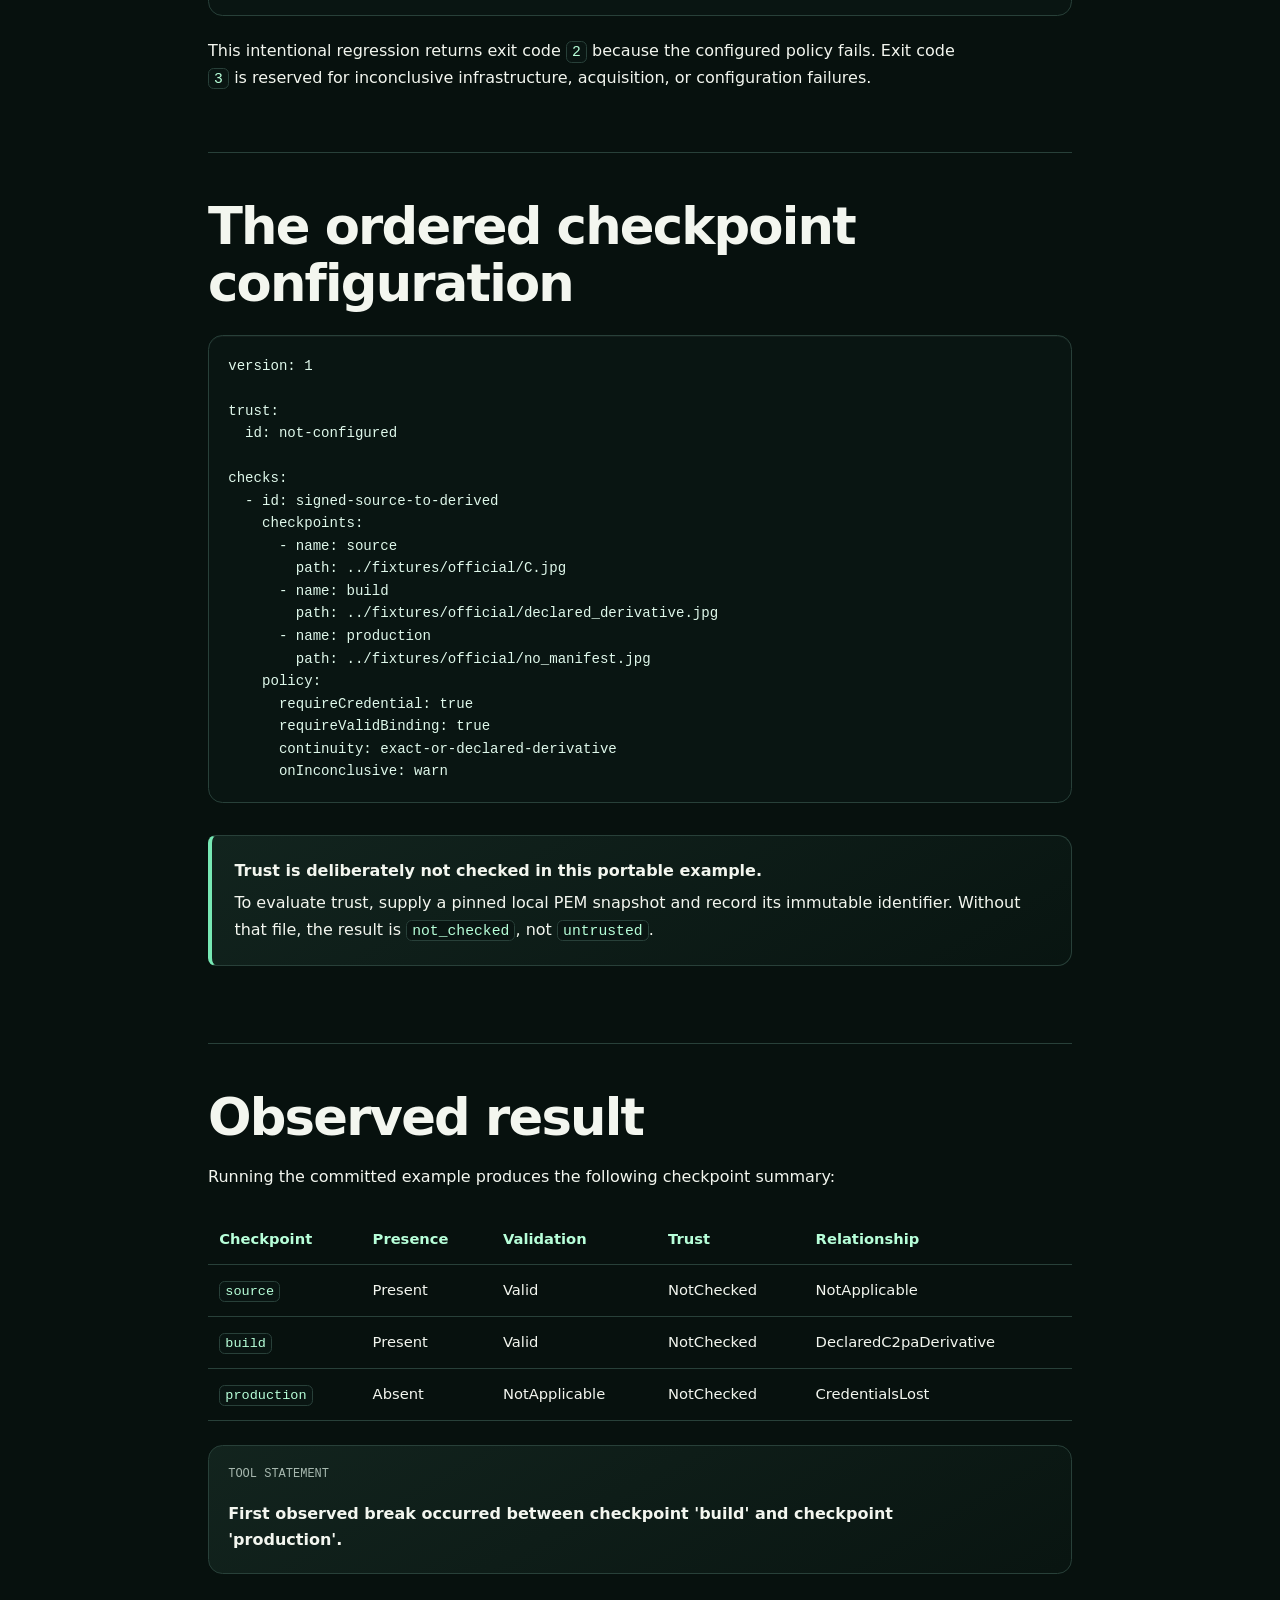
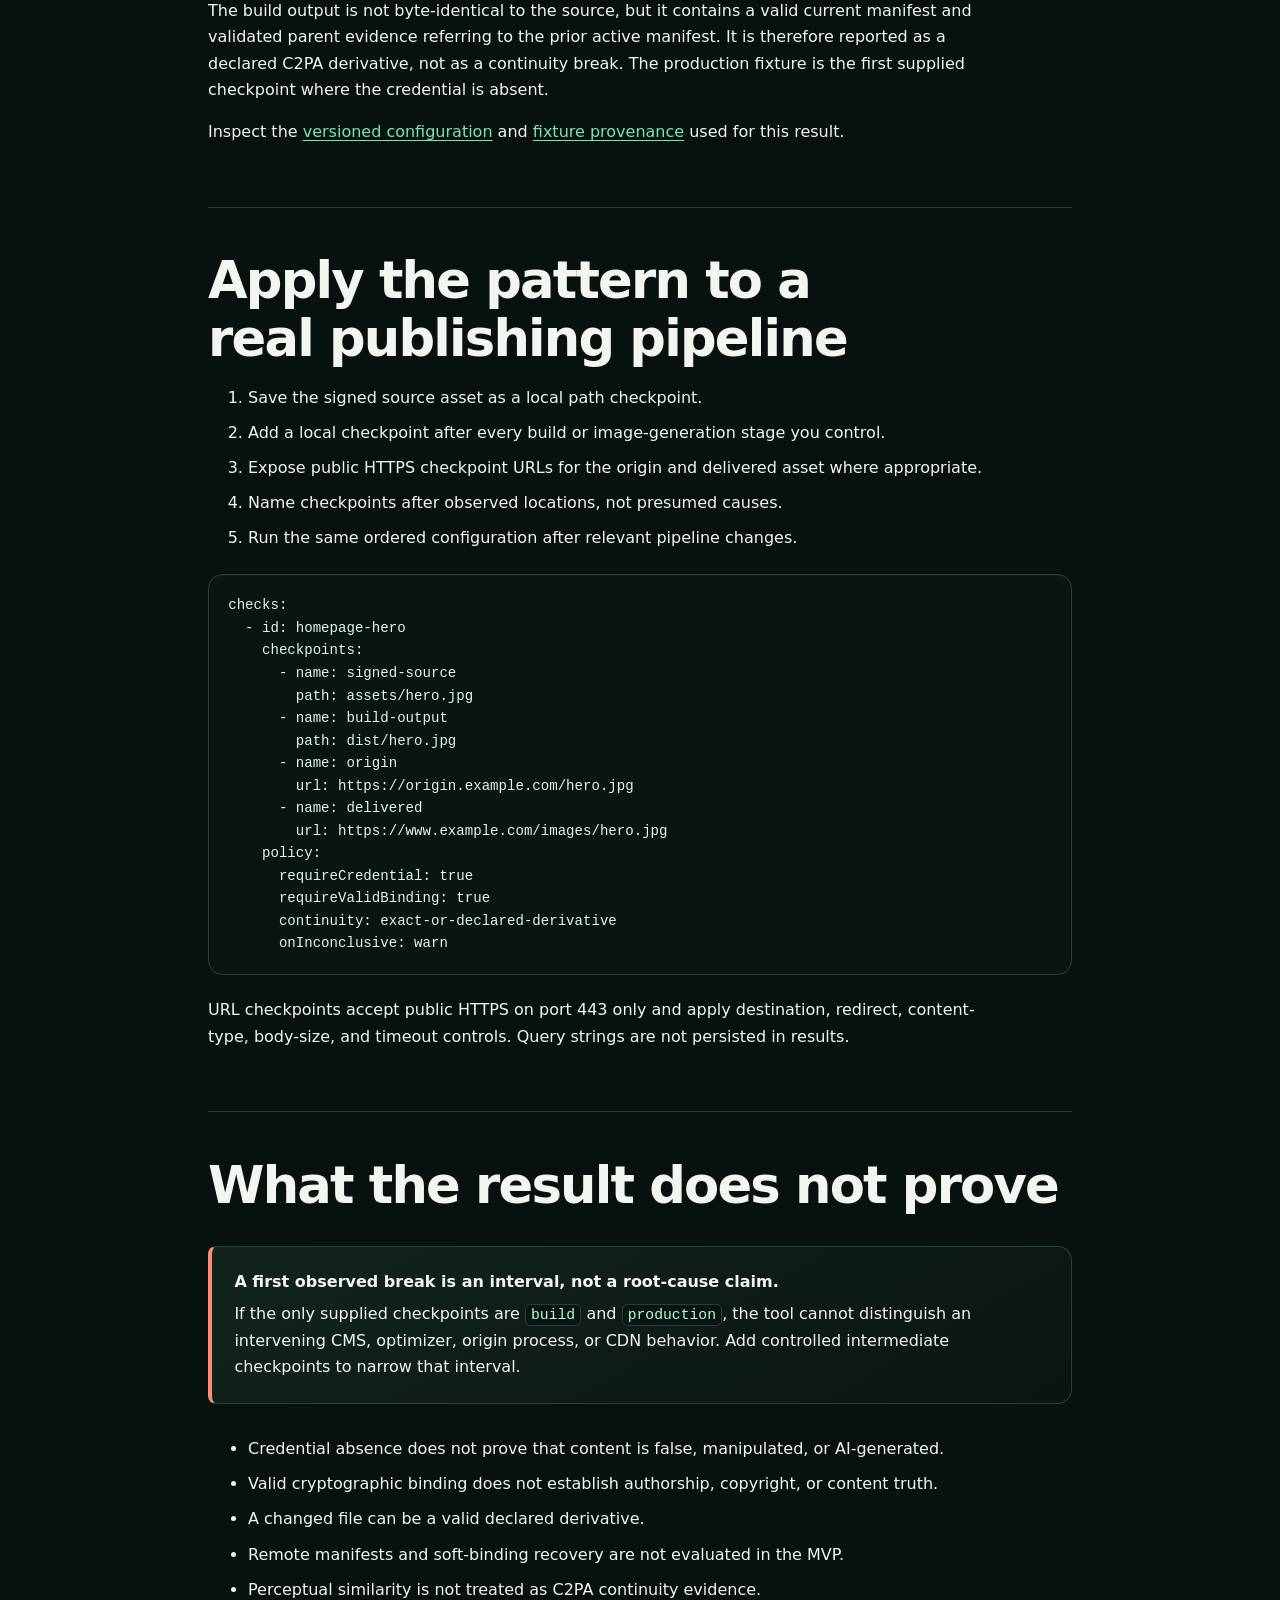
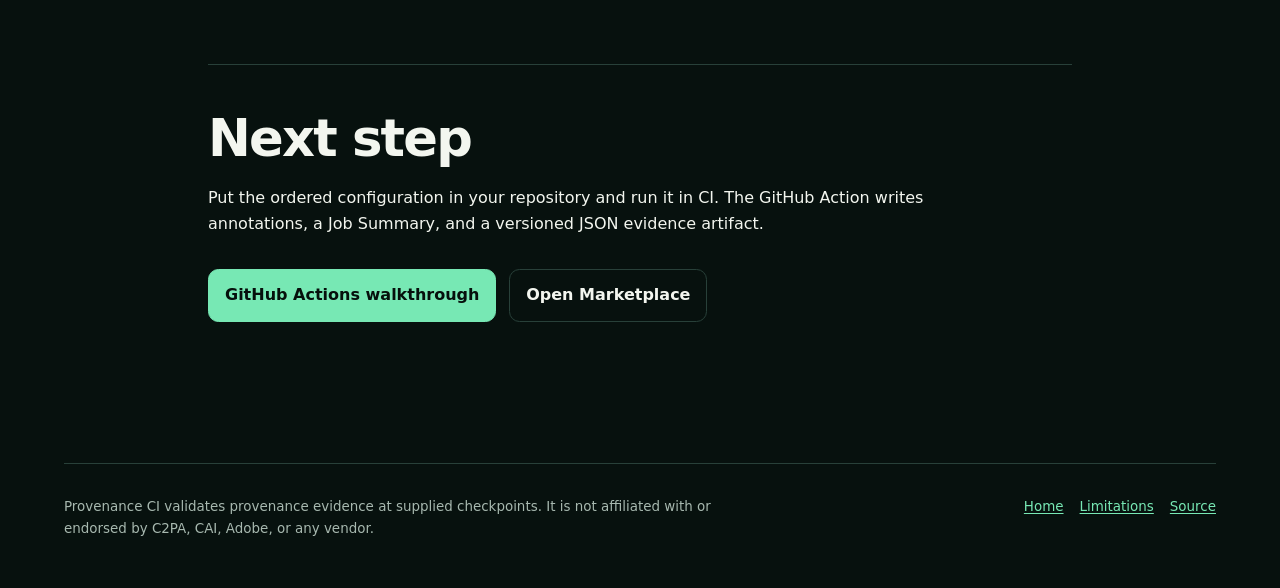
<file: site/guides/find-c2pa-break/index.html>
<!doctype html>
<html lang="en">
  <head>
    <meta charset="utf-8">
    <meta name="viewport" content="width=device-width, initial-scale=1">
    <title>Find where C2PA Content Credentials are lost in a publishing pipeline</title>
    <meta
      name="description"
      content="Use ordered JPEG checkpoints to identify the first observed interval where C2PA Content Credentials disappear, fail validation, or lose declared continuity."
    >
    <link
      rel="canonical"
      href="https://borborich.github.io/provenance-ci/guides/find-c2pa-break/"
    >
    <link rel="stylesheet" href="../../styles.css">
    <meta property="og:type" content="article">
    <meta
      property="og:title"
      content="Find where C2PA Content Credentials are lost in a publishing pipeline"
    >
    <meta
      property="og:description"
      content="A reproducible source → build → production checkpoint test with honest first-observed-break semantics."
    >
    <meta
      property="og:url"
      content="https://borborich.github.io/provenance-ci/guides/find-c2pa-break/"
    >
    <meta
      property="og:image"
      content="https://borborich.github.io/provenance-ci/og.png"
    >
    <meta
      property="og:image:alt"
      content="Provenance CI checkpoint pipeline from source to an observed production break"
    >
    <meta name="twitter:card" content="summary_large_image">
    <meta
      name="twitter:image"
      content="https://borborich.github.io/provenance-ci/og.png"
    >
  </head>
  <body>
    <a class="skip-link" href="#main">Skip to content</a>
    <header class="site-header">
      <nav class="nav" aria-label="Primary navigation">
        <a class="brand" href="../../">
          <span class="brand-mark" aria-hidden="true">P/CI</span>
          <span>Provenance CI</span>
        </a>
        <div class="nav-links">
          <a href="../github-actions/">GitHub Actions</a>
          <a href="../../concepts/validation-dimensions/">Concepts</a>
          <a href="../../limitations/">Limitations</a>
          <a href="https://github.com/borborich/provenance-ci">GitHub</a>
        </div>
      </nav>
    </header>

    <main class="page article" id="main">
      <header class="article-header">
        <p class="eyebrow">Reproducible guide</p>
        <h1>How to find where C2PA Content Credentials are first observed to break</h1>
        <p class="lede">
          Validate an ordered list of checkpoints—not just the source and final
          URL. Provenance CI compares every adjacent pair and reports the first
          supplied interval where credentials disappear, fail validation, or
          no longer have exact-byte or validated declared-parent continuity.
        </p>
        <div class="article-meta">
          <span>Tested with Provenance CI 0.1.1</span>
          <span>C2PA SDK 0.90.3</span>
          <span>JPEG</span>
          <span>Updated 2026-07-29</span>
        </div>
      </header>

      <section>
        <h2>Short answer</h2>
        <p>
          Add checkpoints immediately before and after the systems you want to
          observe, such as a build, CMS export, image optimizer, origin, and
          CDN. A break between <code>build</code> and <code>production</code>
          means only that this is the first supplied interval where the change
          was observed. It does not identify an unobserved CMS, optimizer, or
          CDN as the cause.
        </p>
        <div class="pipeline" aria-label="Example ordered checkpoints">
          <div class="pipeline-step">source</div>
          <div class="pipeline-step">build</div>
          <div class="pipeline-step">CMS</div>
          <div class="pipeline-step">optimizer</div>
          <div class="pipeline-step">origin</div>
          <div class="pipeline-step observed">production</div>
        </div>
      </section>

      <section>
        <h2>Run the committed example</h2>
        <p>
          The repository includes a signed source JPEG, a valid declared C2PA
          derivative, and a production fixture without a manifest. Clone the
          immutable release and run the versioned configuration:
        </p>
        <pre><code>git clone --branch v0.1.1 --depth 1 \
  https://github.com/borborich/provenance-ci.git
cd provenance-ci

cargo run --release --locked -- \
  --config examples/provenance-ci.yml \
  --output provenance-ci-result.json \
  --markdown provenance-ci-summary.md</code></pre>
        <p>
          This intentional regression returns exit code <code>2</code> because
          the configured policy fails. Exit code <code>3</code> is reserved for
          inconclusive infrastructure, acquisition, or configuration failures.
        </p>
      </section>

      <section>
        <h2>The ordered checkpoint configuration</h2>
        <pre><code>version: 1

trust:
  id: not-configured

checks:
  - id: signed-source-to-derived
    checkpoints:
      - name: source
        path: ../fixtures/official/C.jpg
      - name: build
        path: ../fixtures/official/declared_derivative.jpg
      - name: production
        path: ../fixtures/official/no_manifest.jpg
    policy:
      requireCredential: true
      requireValidBinding: true
      continuity: exact-or-declared-derivative
      onInconclusive: warn</code></pre>
        <div class="callout">
          <strong>Trust is deliberately not checked in this portable example.</strong>
          To evaluate trust, supply a pinned local PEM snapshot and record its
          immutable identifier. Without that file, the result is
          <code>not_checked</code>, not <code>untrusted</code>.
        </div>
      </section>

      <section>
        <h2>Observed result</h2>
        <p>
          Running the committed example produces the following checkpoint
          summary:
        </p>
        <table>
          <thead>
            <tr>
              <th>Checkpoint</th>
              <th>Presence</th>
              <th>Validation</th>
              <th>Trust</th>
              <th>Relationship</th>
            </tr>
          </thead>
          <tbody>
            <tr>
              <td><code>source</code></td>
              <td>Present</td>
              <td>Valid</td>
              <td>NotChecked</td>
              <td>NotApplicable</td>
            </tr>
            <tr>
              <td><code>build</code></td>
              <td>Present</td>
              <td>Valid</td>
              <td>NotChecked</td>
              <td>DeclaredC2paDerivative</td>
            </tr>
            <tr>
              <td><code>production</code></td>
              <td>Absent</td>
              <td>NotApplicable</td>
              <td>NotChecked</td>
              <td>CredentialsLost</td>
            </tr>
          </tbody>
        </table>
        <div class="result">
          <p class="result-label">Tool statement</p>
          <p>
            <strong>First observed break occurred between checkpoint
            'build' and checkpoint 'production'.</strong>
          </p>
        </div>
        <p>
          The build output is not byte-identical to the source, but it contains
          a valid current manifest and validated parent evidence referring to
          the prior active manifest. It is therefore reported as a declared
          C2PA derivative, not as a continuity break. The production fixture is
          the first supplied checkpoint where the credential is absent.
        </p>
        <p>
          Inspect the
          <a
            href="https://github.com/borborich/provenance-ci/blob/v0.1.1/examples/provenance-ci.yml"
          >versioned configuration</a>
          and
          <a
            href="https://github.com/borborich/provenance-ci/blob/v0.1.1/fixtures/README.md"
          >fixture provenance</a>
          used for this result.
        </p>
      </section>

      <section>
        <h2>Apply the pattern to a real publishing pipeline</h2>
        <ol>
          <li>
            Save the signed source asset as a local path checkpoint.
          </li>
          <li>
            Add a local checkpoint after every build or image-generation stage
            you control.
          </li>
          <li>
            Expose public HTTPS checkpoint URLs for the origin and delivered
            asset where appropriate.
          </li>
          <li>
            Name checkpoints after observed locations, not presumed causes.
          </li>
          <li>
            Run the same ordered configuration after relevant pipeline changes.
          </li>
        </ol>
        <pre><code>checks:
  - id: homepage-hero
    checkpoints:
      - name: signed-source
        path: assets/hero.jpg
      - name: build-output
        path: dist/hero.jpg
      - name: origin
        url: https://origin.example.com/hero.jpg
      - name: delivered
        url: https://www.example.com/images/hero.jpg
    policy:
      requireCredential: true
      requireValidBinding: true
      continuity: exact-or-declared-derivative
      onInconclusive: warn</code></pre>
        <p>
          URL checkpoints accept public HTTPS on port 443 only and apply
          destination, redirect, content-type, body-size, and timeout controls.
          Query strings are not persisted in results.
        </p>
      </section>

      <section>
        <h2>What the result does not prove</h2>
        <div class="callout danger">
          <strong>A first observed break is an interval, not a root-cause claim.</strong>
          If the only supplied checkpoints are <code>build</code> and
          <code>production</code>, the tool cannot distinguish an intervening
          CMS, optimizer, origin process, or CDN behavior. Add controlled
          intermediate checkpoints to narrow that interval.
        </div>
        <ul>
          <li>Credential absence does not prove that content is false, manipulated, or AI-generated.</li>
          <li>Valid cryptographic binding does not establish authorship, copyright, or content truth.</li>
          <li>A changed file can be a valid declared derivative.</li>
          <li>Remote manifests and soft-binding recovery are not evaluated in the MVP.</li>
          <li>Perceptual similarity is not treated as C2PA continuity evidence.</li>
        </ul>
      </section>

      <section>
        <h2>Next step</h2>
        <p>
          Put the ordered configuration in your repository and run it in CI.
          The GitHub Action writes annotations, a Job Summary, and a versioned
          JSON evidence artifact.
        </p>
        <div class="actions">
          <a class="button" href="../github-actions/">GitHub Actions walkthrough</a>
          <a
            class="button secondary"
            href="https://github.com/marketplace/actions/provenance-ci-checkpoint-validator"
          >Open Marketplace</a>
        </div>
      </section>
    </main>

    <footer class="site-footer">
      <p>
        Provenance CI validates provenance evidence at supplied checkpoints. It
        is not affiliated with or endorsed by C2PA, CAI, Adobe, or any vendor.
      </p>
      <nav aria-label="Footer navigation">
        <a href="../../">Home</a>
        <a href="../../limitations/">Limitations</a>
        <a href="https://github.com/borborich/provenance-ci">Source</a>
      </nav>
    </footer>
  </body>
</html>
</file>
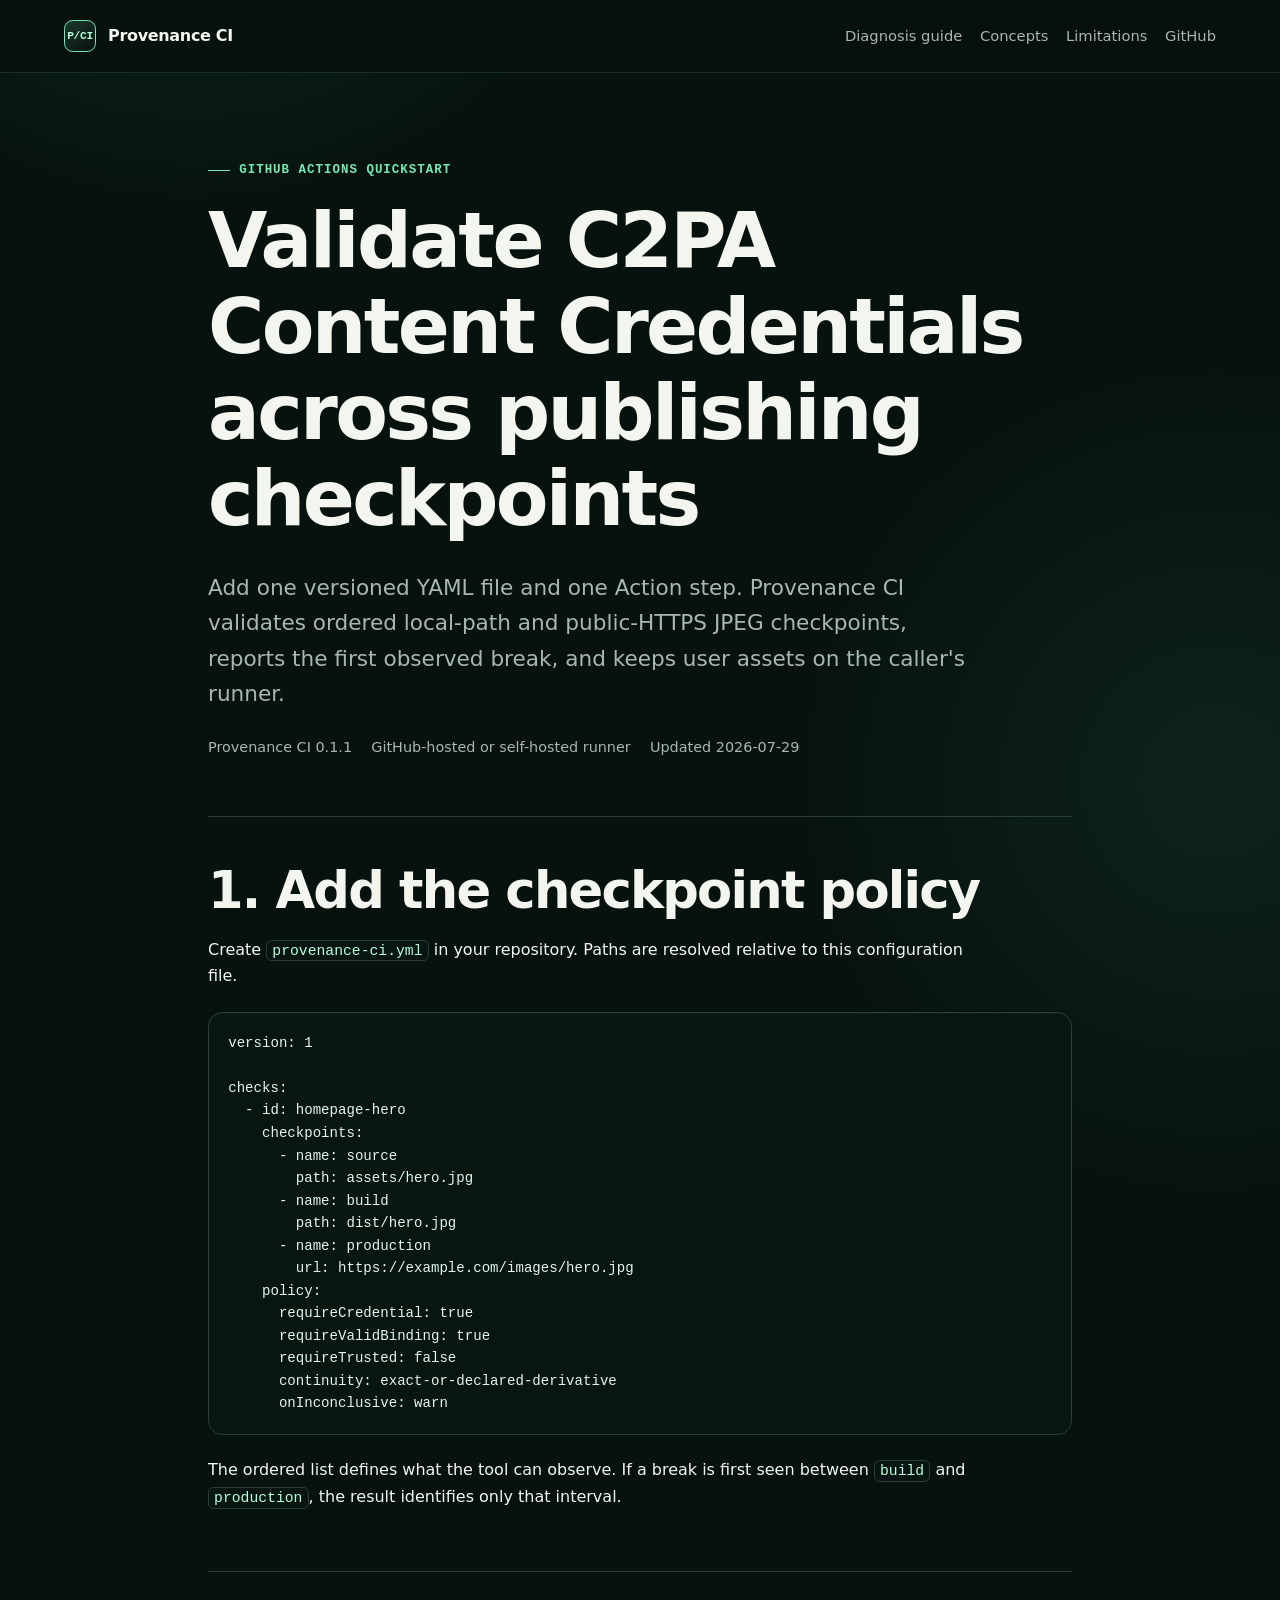
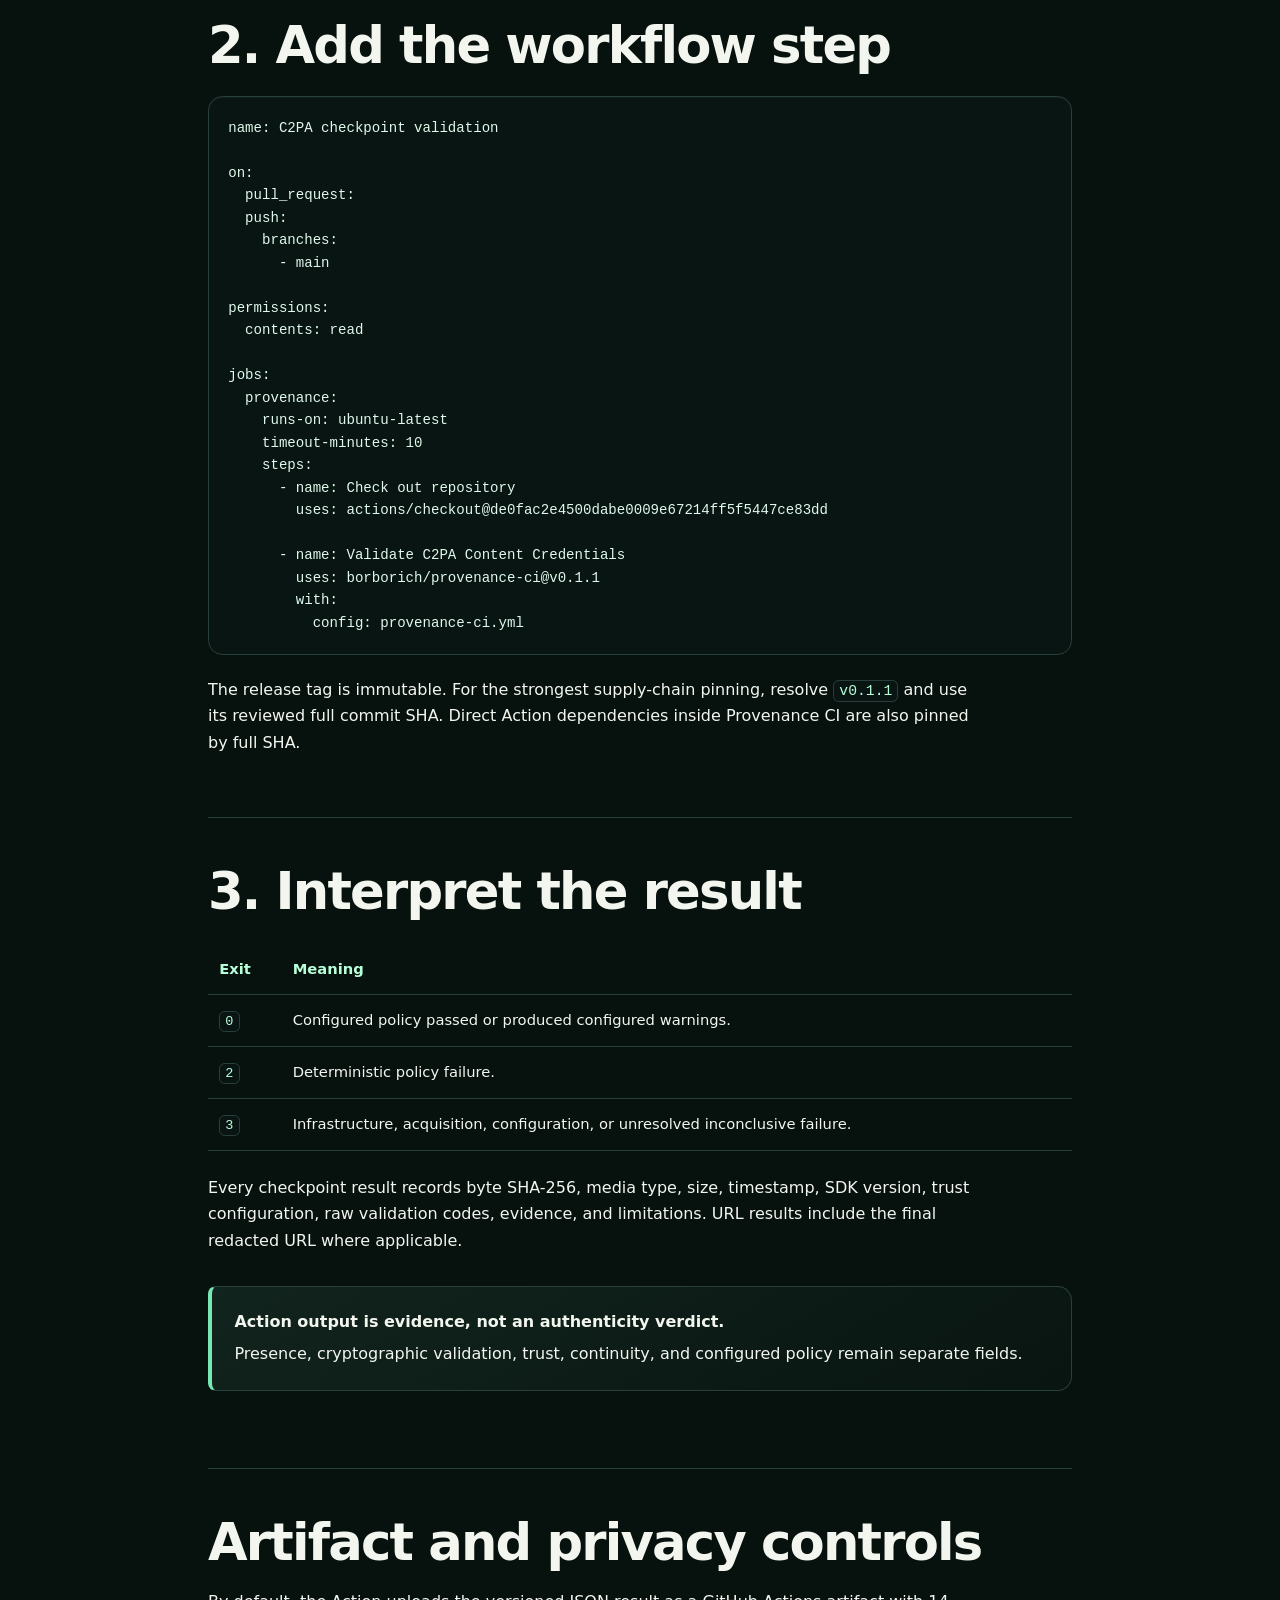
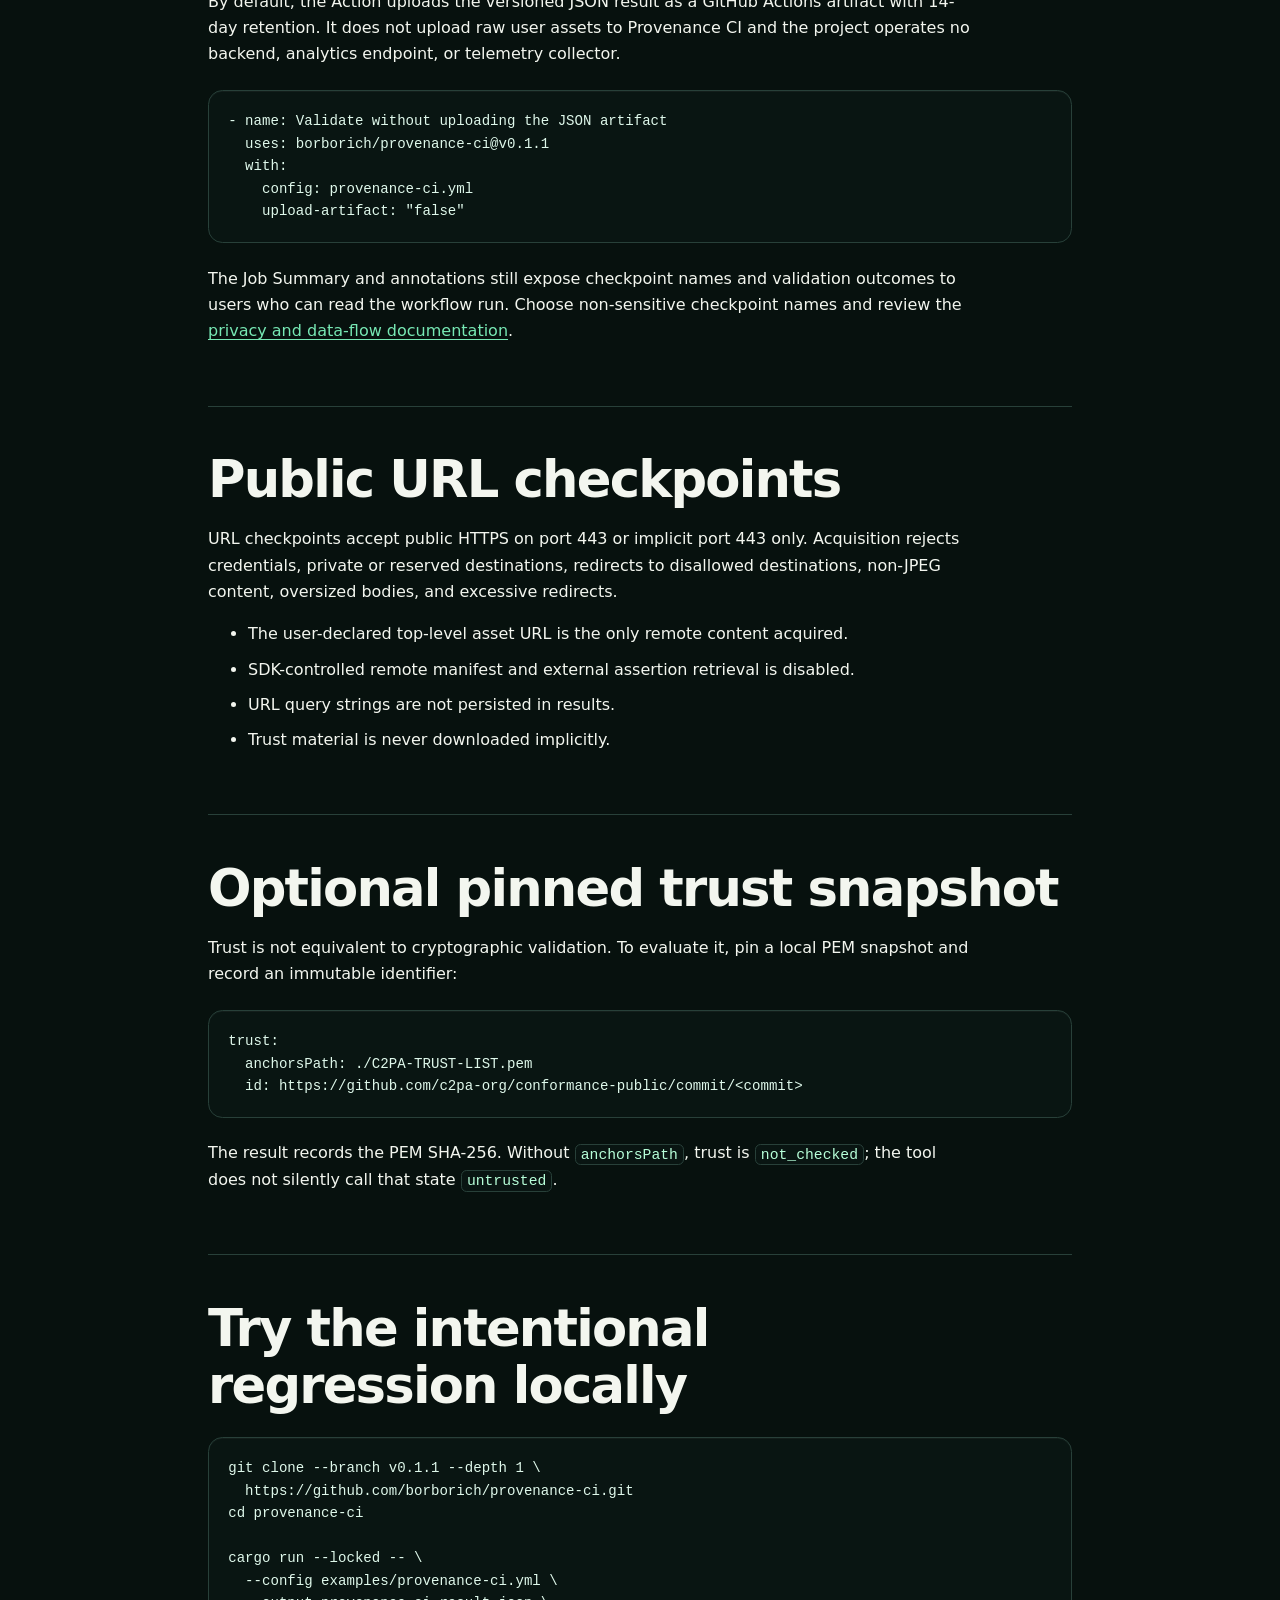
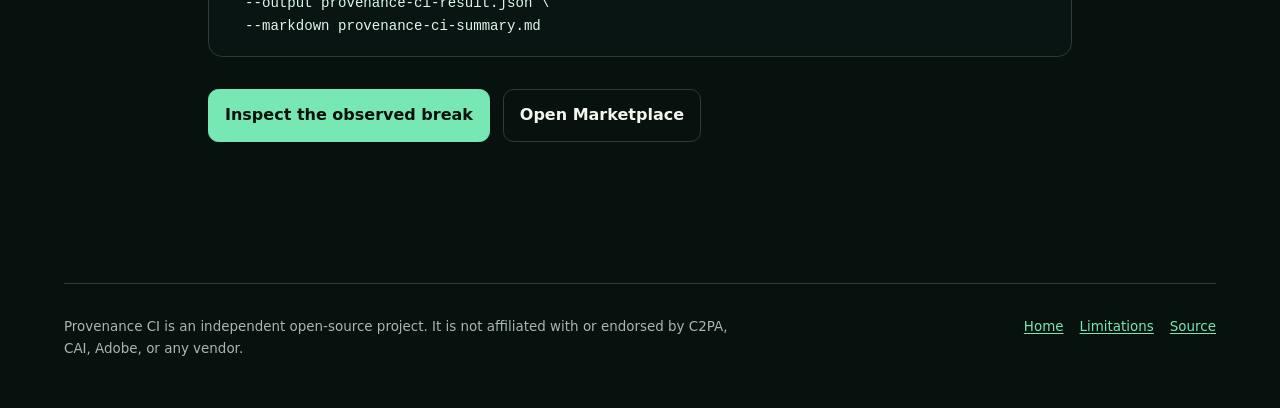
<file: site/guides/github-actions/index.html>
<!doctype html>
<html lang="en">
  <head>
    <meta charset="utf-8">
    <meta name="viewport" content="width=device-width, initial-scale=1">
    <title>C2PA Content Credentials validation with GitHub Actions</title>
    <meta
      name="description"
      content="Add local-first C2PA Content Credentials checkpoint validation to GitHub Actions with a versioned YAML policy and JSON evidence output."
    >
    <link
      rel="canonical"
      href="https://borborich.github.io/provenance-ci/guides/github-actions/"
    >
    <link rel="stylesheet" href="../../styles.css">
    <meta property="og:type" content="article">
    <meta property="og:title" content="C2PA Content Credentials validation with GitHub Actions">
    <meta
      property="og:description"
      content="A minimal, local-first GitHub Actions workflow for ordered JPEG publishing checkpoints."
    >
    <meta
      property="og:url"
      content="https://borborich.github.io/provenance-ci/guides/github-actions/"
    >
    <meta
      property="og:image"
      content="https://borborich.github.io/provenance-ci/og.png"
    >
    <meta
      property="og:image:alt"
      content="Provenance CI checkpoint pipeline from source to an observed production break"
    >
    <meta name="twitter:card" content="summary_large_image">
    <meta
      name="twitter:image"
      content="https://borborich.github.io/provenance-ci/og.png"
    >
  </head>
  <body>
    <a class="skip-link" href="#main">Skip to content</a>
    <header class="site-header">
      <nav class="nav" aria-label="Primary navigation">
        <a class="brand" href="../../">
          <span class="brand-mark" aria-hidden="true">P/CI</span>
          <span>Provenance CI</span>
        </a>
        <div class="nav-links">
          <a href="../find-c2pa-break/">Diagnosis guide</a>
          <a href="../../concepts/validation-dimensions/">Concepts</a>
          <a href="../../limitations/">Limitations</a>
          <a href="https://github.com/borborich/provenance-ci">GitHub</a>
        </div>
      </nav>
    </header>

    <main class="page article" id="main">
      <header class="article-header">
        <p class="eyebrow">GitHub Actions quickstart</p>
        <h1>Validate C2PA Content Credentials across publishing checkpoints</h1>
        <p class="lede">
          Add one versioned YAML file and one Action step. Provenance CI
          validates ordered local-path and public-HTTPS JPEG checkpoints,
          reports the first observed break, and keeps user assets on the
          caller's runner.
        </p>
        <div class="article-meta">
          <span>Provenance CI 0.1.1</span>
          <span>GitHub-hosted or self-hosted runner</span>
          <span>Updated 2026-07-29</span>
        </div>
      </header>

      <section>
        <h2>1. Add the checkpoint policy</h2>
        <p>
          Create <code>provenance-ci.yml</code> in your repository. Paths are
          resolved relative to this configuration file.
        </p>
        <pre><code>version: 1

checks:
  - id: homepage-hero
    checkpoints:
      - name: source
        path: assets/hero.jpg
      - name: build
        path: dist/hero.jpg
      - name: production
        url: https://example.com/images/hero.jpg
    policy:
      requireCredential: true
      requireValidBinding: true
      requireTrusted: false
      continuity: exact-or-declared-derivative
      onInconclusive: warn</code></pre>
        <p>
          The ordered list defines what the tool can observe. If a break is
          first seen between <code>build</code> and <code>production</code>,
          the result identifies only that interval.
        </p>
      </section>

      <section>
        <h2>2. Add the workflow step</h2>
        <pre><code>name: C2PA checkpoint validation

on:
  pull_request:
  push:
    branches:
      - main

permissions:
  contents: read

jobs:
  provenance:
    runs-on: ubuntu-latest
    timeout-minutes: 10
    steps:
      - name: Check out repository
        uses: actions/checkout@de0fac2e4500dabe0009e67214ff5f5447ce83dd

      - name: Validate C2PA Content Credentials
        uses: borborich/provenance-ci@v0.1.1
        with:
          config: provenance-ci.yml</code></pre>
        <p>
          The release tag is immutable. For the strongest supply-chain pinning,
          resolve <code>v0.1.1</code> and use its reviewed full commit SHA.
          Direct Action dependencies inside Provenance CI are also pinned by
          full SHA.
        </p>
      </section>

      <section>
        <h2>3. Interpret the result</h2>
        <table>
          <thead>
            <tr>
              <th>Exit</th>
              <th>Meaning</th>
            </tr>
          </thead>
          <tbody>
            <tr>
              <td><code>0</code></td>
              <td>Configured policy passed or produced configured warnings.</td>
            </tr>
            <tr>
              <td><code>2</code></td>
              <td>Deterministic policy failure.</td>
            </tr>
            <tr>
              <td><code>3</code></td>
              <td>Infrastructure, acquisition, configuration, or unresolved inconclusive failure.</td>
            </tr>
          </tbody>
        </table>
        <p>
          Every checkpoint result records byte SHA-256, media type, size,
          timestamp, SDK version, trust configuration, raw validation codes,
          evidence, and limitations. URL results include the final redacted URL
          where applicable.
        </p>
        <div class="callout">
          <strong>Action output is evidence, not an authenticity verdict.</strong>
          Presence, cryptographic validation, trust, continuity, and configured
          policy remain separate fields.
        </div>
      </section>

      <section>
        <h2>Artifact and privacy controls</h2>
        <p>
          By default, the Action uploads the versioned JSON result as a GitHub
          Actions artifact with 14-day retention. It does not upload raw user
          assets to Provenance CI and the project operates no backend,
          analytics endpoint, or telemetry collector.
        </p>
        <pre><code>- name: Validate without uploading the JSON artifact
  uses: borborich/provenance-ci@v0.1.1
  with:
    config: provenance-ci.yml
    upload-artifact: "false"</code></pre>
        <p>
          The Job Summary and annotations still expose checkpoint names and
          validation outcomes to users who can read the workflow run. Choose
          non-sensitive checkpoint names and review the
          <a
            href="https://github.com/borborich/provenance-ci/blob/v0.1.1/docs/PRIVACY.md"
          >privacy and data-flow documentation</a>.
        </p>
      </section>

      <section>
        <h2>Public URL checkpoints</h2>
        <p>
          URL checkpoints accept public HTTPS on port 443 or implicit port 443
          only. Acquisition rejects credentials, private or reserved
          destinations, redirects to disallowed destinations, non-JPEG
          content, oversized bodies, and excessive redirects.
        </p>
        <ul>
          <li>The user-declared top-level asset URL is the only remote content acquired.</li>
          <li>SDK-controlled remote manifest and external assertion retrieval is disabled.</li>
          <li>URL query strings are not persisted in results.</li>
          <li>Trust material is never downloaded implicitly.</li>
        </ul>
      </section>

      <section>
        <h2>Optional pinned trust snapshot</h2>
        <p>
          Trust is not equivalent to cryptographic validation. To evaluate it,
          pin a local PEM snapshot and record an immutable identifier:
        </p>
        <pre><code>trust:
  anchorsPath: ./C2PA-TRUST-LIST.pem
  id: https://github.com/c2pa-org/conformance-public/commit/&lt;commit&gt;</code></pre>
        <p>
          The result records the PEM SHA-256. Without
          <code>anchorsPath</code>, trust is <code>not_checked</code>; the tool
          does not silently call that state <code>untrusted</code>.
        </p>
      </section>

      <section>
        <h2>Try the intentional regression locally</h2>
        <pre><code>git clone --branch v0.1.1 --depth 1 \
  https://github.com/borborich/provenance-ci.git
cd provenance-ci

cargo run --locked -- \
  --config examples/provenance-ci.yml \
  --output provenance-ci-result.json \
  --markdown provenance-ci-summary.md</code></pre>
        <div class="actions">
          <a class="button" href="../find-c2pa-break/">Inspect the observed break</a>
          <a
            class="button secondary"
            href="https://github.com/marketplace/actions/provenance-ci-checkpoint-validator"
          >Open Marketplace</a>
        </div>
      </section>
    </main>

    <footer class="site-footer">
      <p>
        Provenance CI is an independent open-source project. It is not
        affiliated with or endorsed by C2PA, CAI, Adobe, or any vendor.
      </p>
      <nav aria-label="Footer navigation">
        <a href="../../">Home</a>
        <a href="../../limitations/">Limitations</a>
        <a href="https://github.com/borborich/provenance-ci">Source</a>
      </nav>
    </footer>
  </body>
</html>
</file>
<file: site/styles.css>
:root {
  color-scheme: dark;
  --background: #07110e;
  --surface: #0d1b17;
  --surface-strong: #13251f;
  --text: #f3f6ef;
  --muted: #a7b8af;
  --line: #284039;
  --accent: #77e8b4;
  --accent-strong: #b7ffd9;
  --warning: #ffc66d;
  --danger: #ff8c78;
  --code: #091512;
  --shadow: 0 24px 70px rgb(0 0 0 / 28%);
  --content: 72rem;
  font-family:
    Inter, ui-sans-serif, system-ui, -apple-system, BlinkMacSystemFont, "Segoe UI",
    sans-serif;
}

* {
  box-sizing: border-box;
}

html {
  scroll-behavior: smooth;
}

body {
  min-height: 100vh;
  margin: 0;
  color: var(--text);
  background:
    radial-gradient(circle at 15% -5%, rgb(33 112 81 / 35%), transparent 30rem),
    radial-gradient(circle at 95% 15%, rgb(39 99 82 / 22%), transparent 28rem),
    var(--background);
  font-size: 1rem;
  line-height: 1.65;
}

a {
  color: var(--accent);
  text-decoration-thickness: 0.08em;
  text-underline-offset: 0.18em;
}

a:hover {
  color: var(--accent-strong);
}

a:focus-visible,
button:focus-visible {
  outline: 3px solid var(--warning);
  outline-offset: 4px;
}

code,
pre,
.eyebrow,
.status,
.pipeline {
  font-family: "SFMono-Regular", Consolas, "Liberation Mono", monospace;
}

code {
  padding: 0.12rem 0.32rem;
  border: 1px solid var(--line);
  border-radius: 0.35rem;
  color: var(--accent-strong);
  background: var(--code);
  font-size: 0.92em;
}

pre {
  overflow-x: auto;
  margin: 1.4rem 0;
  padding: 1.2rem;
  border: 1px solid var(--line);
  border-radius: 0.9rem;
  color: #dff8eb;
  background: var(--code);
  box-shadow: inset 0 1px rgb(255 255 255 / 4%);
  font-size: 0.88rem;
  line-height: 1.6;
  tab-size: 2;
}

pre code {
  padding: 0;
  border: 0;
  color: inherit;
  background: transparent;
  font-size: inherit;
}

img {
  max-width: 100%;
}

.skip-link {
  position: absolute;
  top: -8rem;
  left: 1rem;
  z-index: 20;
  padding: 0.7rem 1rem;
  color: #07110e;
  background: var(--accent);
  border-radius: 0.5rem;
}

.skip-link:focus {
  top: 1rem;
}

.site-header {
  position: sticky;
  top: 0;
  z-index: 10;
  border-bottom: 1px solid rgb(119 232 180 / 14%);
  background: rgb(7 17 14 / 86%);
  backdrop-filter: blur(16px);
}

.nav,
.page,
.site-footer {
  width: min(calc(100% - 2rem), var(--content));
  margin-inline: auto;
}

.nav {
  display: flex;
  align-items: center;
  justify-content: space-between;
  min-height: 4.5rem;
  gap: 1.5rem;
}

.brand {
  display: inline-flex;
  align-items: center;
  gap: 0.75rem;
  color: var(--text);
  font-weight: 750;
  text-decoration: none;
  letter-spacing: -0.02em;
}

.brand-mark {
  display: grid;
  width: 2rem;
  height: 2rem;
  place-items: center;
  border: 1px solid var(--accent);
  border-radius: 0.55rem;
  color: var(--accent-strong);
  background: linear-gradient(145deg, rgb(119 232 180 / 18%), transparent);
  font-family: "SFMono-Regular", Consolas, monospace;
  font-size: 0.7rem;
}

.nav-links {
  display: flex;
  align-items: center;
  flex-wrap: wrap;
  gap: 1.1rem;
}

.nav-links a {
  color: var(--muted);
  font-size: 0.92rem;
  text-decoration: none;
}

.nav-links a:hover {
  color: var(--text);
}

.page {
  padding-block: 5rem 6rem;
}

.hero {
  display: grid;
  grid-template-columns: minmax(0, 1.35fr) minmax(18rem, 0.65fr);
  align-items: center;
  gap: clamp(2rem, 6vw, 6rem);
  min-height: calc(100vh - 10.5rem);
  padding-bottom: 5rem;
}

.eyebrow {
  display: inline-flex;
  align-items: center;
  gap: 0.55rem;
  margin: 0 0 1.1rem;
  color: var(--accent);
  font-size: 0.78rem;
  font-weight: 700;
  letter-spacing: 0.08em;
  text-transform: uppercase;
}

.eyebrow::before {
  width: 1.4rem;
  height: 1px;
  content: "";
  background: currentColor;
}

h1,
h2,
h3 {
  line-height: 1.12;
  letter-spacing: -0.035em;
  text-wrap: balance;
}

h1 {
  max-width: 15ch;
  margin: 0;
  font-size: clamp(3rem, 7.4vw, 6.8rem);
  font-weight: 780;
}

.article h1 {
  max-width: 21ch;
  font-size: clamp(2.6rem, 6vw, 5.2rem);
}

h2 {
  margin: 0 0 1.1rem;
  font-size: clamp(1.85rem, 4vw, 3.2rem);
}

h3 {
  margin: 0 0 0.7rem;
  font-size: 1.2rem;
}

.lede {
  max-width: 46rem;
  margin: 1.7rem 0 0;
  color: var(--muted);
  font-size: clamp(1.1rem, 2vw, 1.35rem);
}

.actions {
  display: flex;
  flex-wrap: wrap;
  gap: 0.8rem;
  margin-top: 2rem;
}

.button {
  display: inline-flex;
  min-height: 3rem;
  align-items: center;
  justify-content: center;
  padding: 0.75rem 1rem;
  border: 1px solid var(--accent);
  border-radius: 0.65rem;
  color: #06100c;
  background: var(--accent);
  font-weight: 750;
  text-decoration: none;
}

.button:hover {
  color: #06100c;
  background: var(--accent-strong);
}

.button.secondary {
  color: var(--text);
  background: transparent;
  border-color: var(--line);
}

.button.secondary:hover {
  color: var(--accent-strong);
  border-color: var(--accent);
}

.hero-panel,
.card,
.callout,
.result {
  border: 1px solid var(--line);
  background: linear-gradient(150deg, rgb(19 37 31 / 94%), rgb(9 21 17 / 94%));
  box-shadow: var(--shadow);
}

.hero-panel {
  position: relative;
  overflow: hidden;
  padding: 1.3rem;
  border-radius: 1.2rem;
}

.hero-panel::after {
  position: absolute;
  right: -4rem;
  bottom: -5rem;
  width: 12rem;
  height: 12rem;
  border: 1px solid rgb(119 232 180 / 20%);
  border-radius: 50%;
  content: "";
  box-shadow:
    0 0 0 2rem rgb(119 232 180 / 4%),
    0 0 0 4rem rgb(119 232 180 / 3%);
}

.status {
  display: flex;
  align-items: center;
  justify-content: space-between;
  gap: 1rem;
  padding-bottom: 1rem;
  border-bottom: 1px solid var(--line);
  color: var(--muted);
  font-size: 0.75rem;
  text-transform: uppercase;
}

.status strong {
  color: var(--danger);
}

.terminal {
  position: relative;
  z-index: 1;
  margin-top: 1rem;
  color: #d5e6dd;
  font-family: "SFMono-Regular", Consolas, monospace;
  font-size: 0.82rem;
}

.terminal-row {
  display: grid;
  grid-template-columns: 1fr auto;
  gap: 1rem;
  padding: 0.45rem 0;
}

.terminal-row span:last-child {
  color: var(--accent);
}

.terminal-row.break span:last-child {
  color: var(--danger);
}

.break-statement {
  margin: 1rem 0 0;
  padding-top: 1rem;
  border-top: 1px dashed var(--line);
  color: var(--warning);
  font-weight: 700;
}

.section {
  padding-block: 5rem;
  border-top: 1px solid rgb(119 232 180 / 12%);
}

.section-heading {
  display: grid;
  grid-template-columns: minmax(0, 0.7fr) minmax(18rem, 1fr);
  gap: 3rem;
  align-items: end;
  margin-bottom: 2.5rem;
}

.section-heading p {
  max-width: 42rem;
  margin: 0;
  color: var(--muted);
}

.pipeline {
  display: grid;
  grid-template-columns: repeat(6, 1fr);
  gap: 0.55rem;
  margin: 2rem 0 0;
}

.pipeline-step {
  position: relative;
  padding: 1rem 0.65rem;
  border: 1px solid var(--line);
  border-radius: 0.7rem;
  color: var(--muted);
  background: var(--surface);
  text-align: center;
  font-size: 0.76rem;
}

.pipeline-step:not(:last-child)::after {
  position: absolute;
  top: 50%;
  right: -0.6rem;
  z-index: 2;
  color: var(--accent);
  content: "›";
  transform: translateY(-54%);
}

.pipeline-step.observed {
  border-color: var(--danger);
  color: var(--text);
  background: rgb(255 140 120 / 8%);
}

.grid {
  display: grid;
  grid-template-columns: repeat(3, 1fr);
  gap: 1rem;
}

.grid.two {
  grid-template-columns: repeat(2, 1fr);
}

.card {
  padding: 1.45rem;
  border-radius: 0.9rem;
  box-shadow: none;
}

.card p,
.card li {
  color: var(--muted);
}

.card p:last-child {
  margin-bottom: 0;
}

.number {
  display: block;
  margin-bottom: 2rem;
  color: var(--accent);
  font-family: "SFMono-Regular", Consolas, monospace;
  font-size: 0.75rem;
}

.guide-link {
  display: block;
  min-height: 100%;
  color: inherit;
  text-decoration: none;
}

.guide-link:hover h3 {
  color: var(--accent-strong);
}

.guide-link .arrow {
  display: inline-block;
  margin-top: 1rem;
  color: var(--accent);
}

.callout {
  margin: 2rem 0;
  padding: 1.4rem;
  border-left: 4px solid var(--accent);
  border-radius: 0.5rem 0.9rem 0.9rem 0.5rem;
  box-shadow: none;
}

.callout.warning {
  border-left-color: var(--warning);
}

.callout.danger {
  border-left-color: var(--danger);
}

.callout strong:first-child {
  display: block;
  margin-bottom: 0.35rem;
}

.article {
  width: min(100%, 54rem);
}

.article-header {
  padding-bottom: 3.5rem;
}

.article-meta {
  display: flex;
  flex-wrap: wrap;
  gap: 0.6rem 1.2rem;
  margin-top: 1.5rem;
  color: var(--muted);
  font-size: 0.9rem;
}

.article section {
  padding-block: 2.8rem;
  border-top: 1px solid var(--line);
}

.article p,
.article li {
  max-width: 48rem;
}

.article li + li {
  margin-top: 0.55rem;
}

.article table {
  width: 100%;
  margin: 1.5rem 0;
  border-collapse: collapse;
  font-size: 0.92rem;
}

.article th,
.article td {
  padding: 0.8rem 0.7rem;
  border-bottom: 1px solid var(--line);
  text-align: left;
  vertical-align: top;
}

.article th {
  color: var(--accent-strong);
  font-weight: 700;
}

.result {
  margin: 1.5rem 0;
  padding: 1.2rem;
  border-radius: 0.9rem;
  box-shadow: none;
}

.result-label {
  margin: 0 0 0.7rem;
  color: var(--muted);
  font-family: "SFMono-Regular", Consolas, monospace;
  font-size: 0.75rem;
  text-transform: uppercase;
}

.result p:last-child {
  margin-bottom: 0;
}

.site-footer {
  display: flex;
  justify-content: space-between;
  gap: 2rem;
  padding-block: 2rem 3rem;
  border-top: 1px solid var(--line);
  color: var(--muted);
  font-size: 0.84rem;
}

.site-footer p {
  max-width: 42rem;
  margin: 0;
}

.site-footer nav {
  display: flex;
  flex-wrap: wrap;
  gap: 1rem;
}

@media (max-width: 820px) {
  .nav {
    align-items: flex-start;
    flex-direction: column;
    padding-block: 0.9rem;
  }

  .hero,
  .section-heading {
    grid-template-columns: 1fr;
  }

  .hero {
    min-height: auto;
    padding-top: 2rem;
  }

  .grid,
  .grid.two {
    grid-template-columns: 1fr;
  }

  .pipeline {
    grid-template-columns: repeat(3, 1fr);
  }
}

@media (max-width: 520px) {
  .page {
    padding-top: 3rem;
  }

  h1 {
    font-size: clamp(2.65rem, 15vw, 4rem);
  }

  .nav-links {
    gap: 0.75rem;
  }

  .pipeline {
    grid-template-columns: repeat(2, 1fr);
  }

  .site-footer {
    flex-direction: column;
  }
}

@media (prefers-reduced-motion: reduce) {
  html {
    scroll-behavior: auto;
  }
}
</file>
